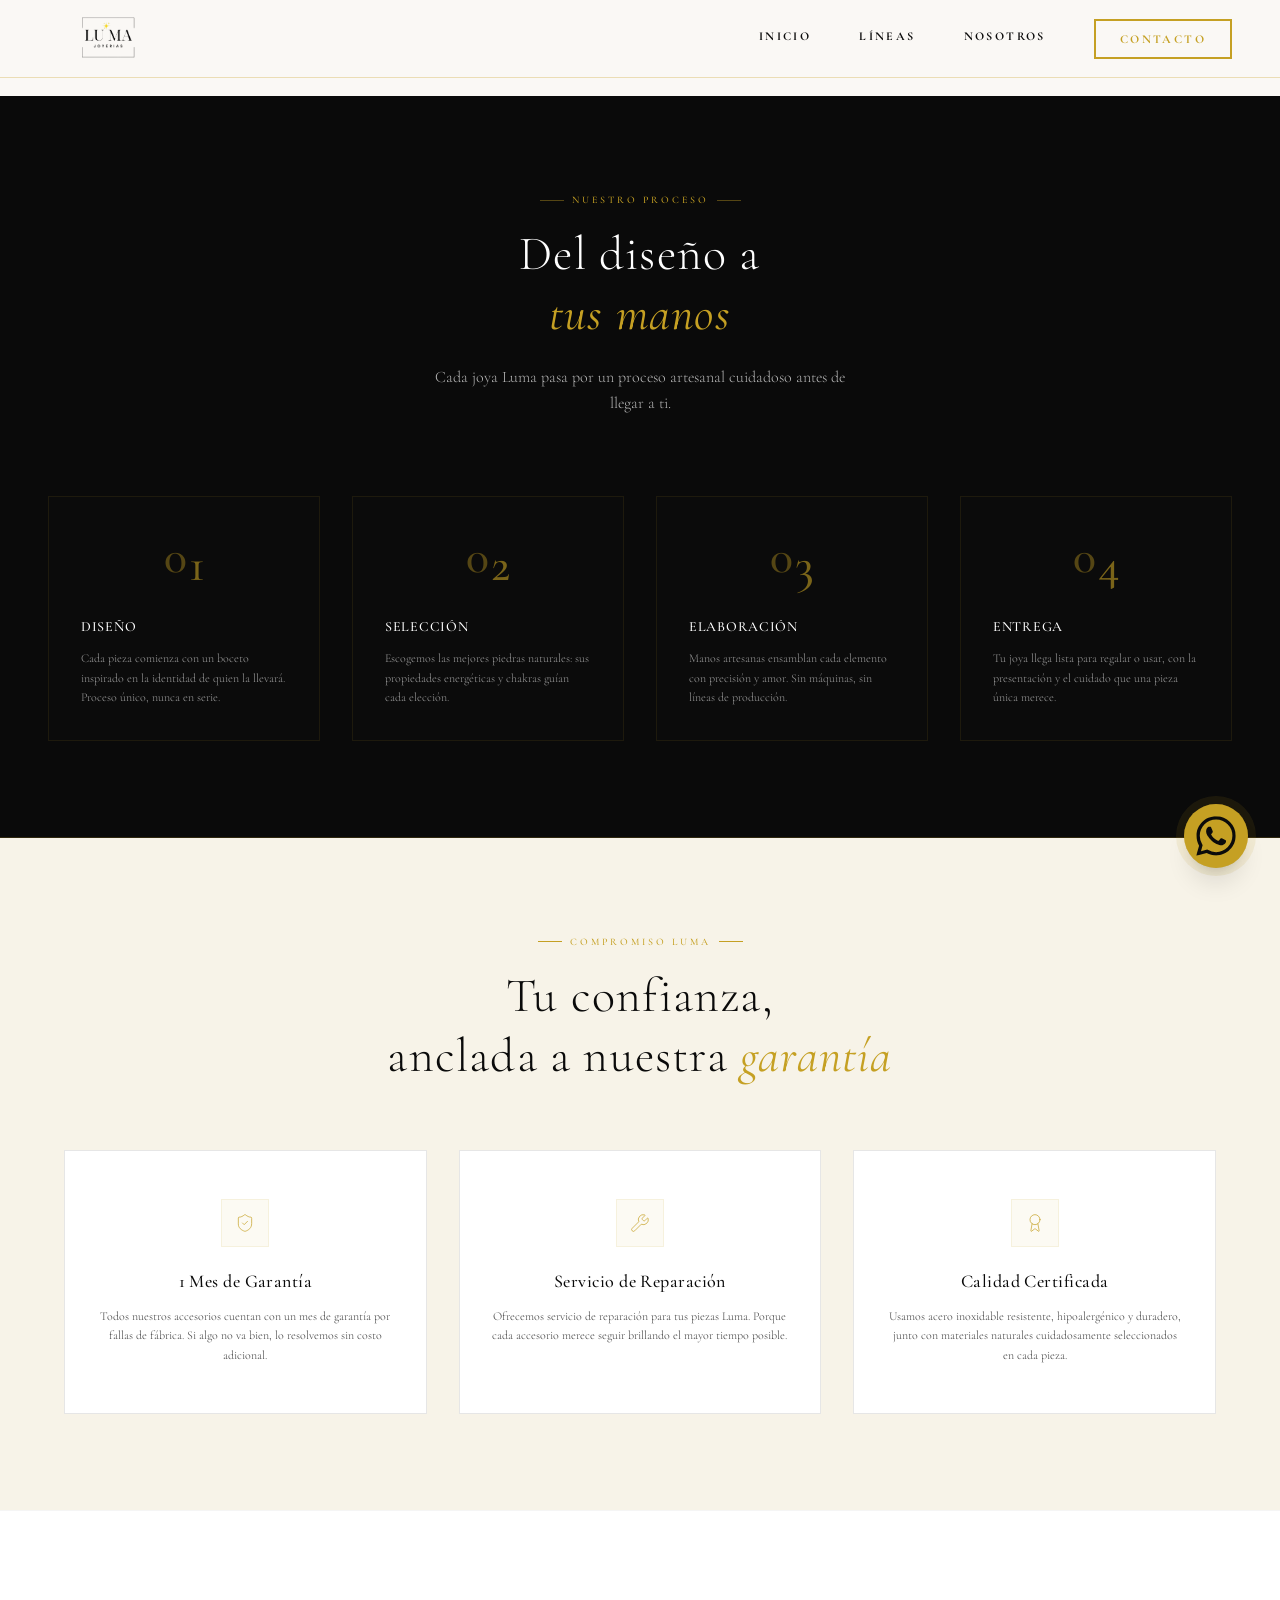
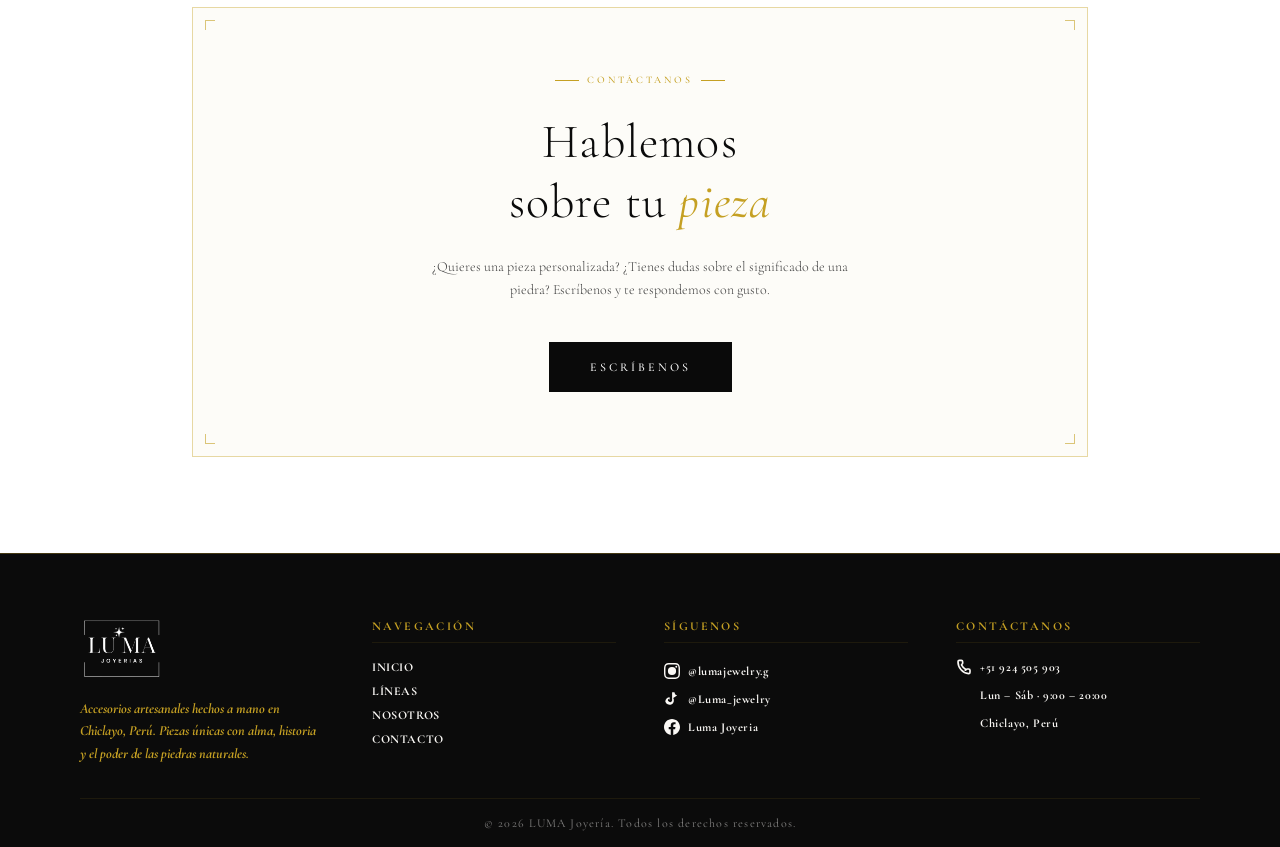
<file: luma-joyeria-estatico/contacto.html>
<!DOCTYPE html>
<html lang="es" class="bg-cream">
<head>
  <meta charset="UTF-8">
  <meta name="viewport" content="width=device-width, initial-scale=1">
  <meta name="theme-color" content="#FAF8F5">
  <title>LUMA Joyería | Accesorios Artesanales Únicos</title>
  <meta name="description" content="Joyas artesanales con piedras naturales energéticas creadas en Lambayeque, Perú. Cada pieza única con intención y significado.">
  <link rel="icon" href="images/icon.svg" type="image/svg+xml">
  <link rel="apple-touch-icon" href="images/apple-icon.png">
  <link rel="stylesheet" href="css/styles.css">
</head>
<body class="antialiased" data-page="contacto">

  <header class="fixed top-0 left-0 right-0 bg-cream border-b border-gold/30 z-50">
    <div class="max-w-[95%] mx-auto px-4 py-4 flex items-center justify-between">

      <!-- ================= VISTA MÓVIL (BOTÓN MENÚ IZQUIERDO) ================= -->
      <button id="menu-toggle-btn" class="md:hidden text-black hover:text-gold transition-colors z-50 p-1" aria-label="Abrir menú">
        <svg id="icon-menu" class="w-6 h-6 stroke-[1.5]" viewBox="0 0 24 24" fill="none" stroke="currentColor" stroke-width="2" stroke-linecap="round" stroke-linejoin="round"><path d="M4 5h16"/><path d="M4 12h16"/><path d="M4 19h16"/></svg>
        <svg id="icon-close" class="w-6 h-6 stroke-[1.5] hidden" viewBox="0 0 24 24" fill="none" stroke="currentColor" stroke-width="2" stroke-linecap="round" stroke-linejoin="round"><path d="M18 6 6 18"/><path d="m6 6 12 12"/></svg>
      </button>

      <!-- BLOQUE DEL LOGO -->
      <a href="index.html" class="flex items-center transition-opacity hover:opacity-80 mx-auto md:mx-0">
        <div class="w-[100px] md:w-[120px] h-[40px] md:h-[45px] flex items-center">
          <img src="images/logo.png" alt="Luma Joyería" class="w-full h-full object-contain">
        </div>
      </a>

      <!-- ================= MENÚ DE NAVEGACIÓN DESKTOP ================= -->
      <nav class="hidden md:flex items-center gap-12">
        <a href="index.html" data-nav="inicio" class="nav-link font-serif tracking-[0.2em] uppercase transition-all text-xs pb-1 border-b-2 font-bold text-black border-transparent hover:text-gold hover:border-gold/50">Inicio</a>
        <a href="lineas.html" data-nav="lineas" class="nav-link font-serif tracking-[0.2em] uppercase transition-all text-xs pb-1 border-b-2 font-bold text-black border-transparent hover:text-gold hover:border-gold/50">Líneas</a>
        <a href="nosotros.html" data-nav="nosotros" class="nav-link font-serif tracking-[0.2em] uppercase transition-all text-xs pb-1 border-b-2 font-bold text-black border-transparent hover:text-gold hover:border-gold/50">Nosotros</a>

        <!-- BOTÓN DE CONTACTO EXCLUSIVO PARA DESKTOP -->
        <a href="contacto.html" class="px-6 py-2.5 bg-transparent text-gold border-2 border-gold font-serif text-xs tracking-[0.2em] hover:bg-gold hover:text-white transition-all rounded-none uppercase text-center font-bold">
          Contacto
        </a>
      </nav>

      <!-- Espaciador invisible en móvil para equilibrar el botón de la izquierda -->
      <div class="w-8 md:hidden pointer-events-none"></div>

    </div>
  </header>

  <!-- ============================================================== -->
  <!-- BARRITA DE NAVEGACIÓN LATERAL IZQUIERDA (SOLO MÓVIL) -->
  <!-- ============================================================== -->
  <div id="menu-overlay" class="fixed inset-0 bg-black/40 backdrop-blur-xs z-40 transition-opacity duration-300 md:hidden opacity-0 pointer-events-none"></div>

  <aside id="menu-aside" class="fixed top-0 bottom-0 left-0 w-[260px] max-w-[80vw] bg-cream border-r border-gold/20 pt-24 px-6 pb-8 z-40 transition-transform duration-300 ease-out md:hidden -translate-x-full">
    <nav class="flex flex-col gap-6">
      <a href="index.html" data-nav="inicio" class="nav-link-mobile font-serif tracking-[0.2em] uppercase transition-all text-xs py-2 block font-bold text-black hover:text-gold">Inicio</a>
      <a href="lineas.html" data-nav="lineas" class="nav-link-mobile font-serif tracking-[0.2em] uppercase transition-all text-xs py-2 block font-bold text-black hover:text-gold">Líneas</a>
      <a href="nosotros.html" data-nav="nosotros" class="nav-link-mobile font-serif tracking-[0.2em] uppercase transition-all text-xs py-2 block font-bold text-black hover:text-gold">Nosotros</a>

      <!-- BOTÓN DE CONTACTO MANTENIENDO EL FORMATO DE BOTÓN -->
      <div class="pt-4">
        <a href="contacto.html" class="w-full block px-6 py-3 bg-transparent text-gold border-2 border-gold font-serif text-xs tracking-[0.2em] hover:bg-gold hover:text-white transition-all rounded-none uppercase text-center font-bold">
          Contacto
        </a>
      </div>
    </nav>
  </aside>

  <main class="min-h-screen pt-24">
    <div class="w-full min-h-screen bg-[#f7f3e8] overflow-x-hidden">

      <!-- ============================================================== -->
      <!-- 1. SECCIÓN PRINCIPAL: PROCESO -->
      <!-- ============================================================== -->
      <section class="bg-neutral-950 text-[#f7f3e8] py-12 md:py-24 border-b border-gold/20 w-full px-4 sm:px-6 md:px-12">
        <div class="max-w-7xl mx-auto text-center">

          <div class="flex items-center gap-2 mb-4 justify-center">
            <span class="w-6 h-[1px] bg-gold/40"></span>
            <span class="text-[10px] font-medium tracking-[0.3em] text-gold uppercase">Nuestro Proceso</span>
            <span class="w-6 h-[1px] bg-gold/40"></span>
          </div>

          <h2 class="text-3xl md:text-5xl font-serif font-light text-center mb-4 md:mb-5 tracking-wide text-white leading-tight">
            Del diseño a <br>
            <span class="text-gold italic font-serif font-normal">tus manos</span>
          </h2>

          <p class="text-center text-sm md:text-base font-light mb-12 md:mb-20 text-white/70 max-w-md mx-auto leading-relaxed px-2">
            Cada joya Luma pasa por un proceso artesanal cuidadoso antes de llegar a ti.
          </p>

          <!-- RECUADROS DEL PROCESO -->
          <div class="grid grid-cols-1 sm:grid-cols-2 md:grid-cols-4 gap-6 md:gap-8 text-center md:text-left">

            <div class="group border border-gold/10 bg-black p-6 md:p-8 transition-all duration-500 hover:border-gold/30 hover:shadow-[0_0_30px_rgba(212,175,55,0.1)] flex flex-col justify-between">
              <div class="flex justify-center md:justify-center items-center h-14 md:h-16 mb-5 md:mb-6 select-none font-medium gap-0.5 leading-none" style="font-family: 'Playfair Display', serif;">
                <span class="text-4xl md:text-5xl text-gold/40 -translate-y-1 group-hover:text-gold transition-colors duration-500">0</span>
                <span class="text-4xl md:text-5xl text-gold/60 translate-y-1 group-hover:text-gold transition-colors duration-500">1</span>
              </div>
              <div>
                <h3 class="text-sm font-serif font-medium uppercase tracking-wider text-white mb-3 group-hover:text-gold transition-colors duration-300">Diseño</h3>
                <p class="text-xs font-light text-white/60 leading-relaxed max-w-xs mx-auto md:mx-0">
                  Cada pieza comienza con un boceto inspirado en la identidad de quien la llevará. Proceso único, nunca en serie.
                </p>
              </div>
            </div>

            <div class="group border border-gold/10 bg-black p-6 md:p-8 transition-all duration-500 hover:border-gold/30 hover:shadow-[0_0_30px_rgba(212,175,55,0.1)] flex flex-col justify-between">
              <div class="flex justify-center md:justify-center items-center h-14 md:h-16 mb-5 md:mb-6 select-none font-medium gap-0.5 leading-none" style="font-family: 'Playfair Display', serif;">
                <span class="text-4xl md:text-5xl text-gold/40 -translate-y-1 group-hover:text-gold transition-colors duration-500">0</span>
                <span class="text-4xl md:text-5xl text-gold/60 translate-y-1 group-hover:text-gold transition-colors duration-500">2</span>
              </div>
              <div>
                <h3 class="text-sm font-serif font-medium uppercase tracking-wider text-white mb-3 group-hover:text-gold transition-colors duration-300">Selección</h3>
                <p class="text-xs font-light text-white/60 leading-relaxed max-w-xs mx-auto md:mx-0">
                  Escogemos las mejores piedras naturales: sus propiedades energéticas y chakras guían cada elección.
                </p>
              </div>
            </div>

            <div class="group border border-gold/10 bg-black p-6 md:p-8 transition-all duration-500 hover:border-gold/30 hover:shadow-[0_0_30px_rgba(212,175,55,0.1)] flex flex-col justify-between">
              <div class="flex justify-center md:justify-center items-center h-14 md:h-16 mb-5 md:mb-6 select-none font-medium gap-0.5 leading-none" style="font-family: 'Playfair Display', serif;">
                <span class="text-4xl md:text-5xl text-gold/40 -translate-y-1 group-hover:text-gold transition-colors duration-500">0</span>
                <span class="text-4xl md:text-5xl text-gold/60 translate-y-1 group-hover:text-gold transition-colors duration-500">3</span>
              </div>
              <div>
                <h3 class="text-sm font-serif font-medium uppercase tracking-wider text-white mb-3 group-hover:text-gold transition-colors duration-300">Elaboración</h3>
                <p class="text-xs font-light text-white/60 leading-relaxed max-w-xs mx-auto md:mx-0">
                  Manos artesanas ensamblan cada elemento con precisión y amor. Sin máquinas, sin líneas de producción.
                </p>
              </div>
            </div>

            <div class="group border border-gold/10 bg-black p-6 md:p-8 transition-all duration-500 hover:border-gold/30 hover:shadow-[0_0_30px_rgba(212,175,55,0.1)] flex flex-col justify-between">
              <div class="flex justify-center md:justify-center items-center h-14 md:h-16 mb-5 md:mb-6 select-none font-medium gap-0.5 leading-none" style="font-family: 'Playfair Display', serif;">
                <span class="text-4xl md:text-5xl text-gold/40 -translate-y-1 group-hover:text-gold transition-colors duration-500">0</span>
                <span class="text-4xl md:text-5xl text-gold/60 translate-y-1 group-hover:text-gold transition-colors duration-500">4</span>
              </div>
              <div>
                <h3 class="text-sm font-serif font-medium uppercase tracking-wider text-white mb-3 group-hover:text-gold transition-colors duration-300">Entrega</h3>
                <p class="text-xs font-light text-white/60 leading-relaxed max-w-xs mx-auto md:mx-0">
                  Tu joya llega lista para regalar o usar, con la presentación y el cuidado que una pieza única merece.
                </p>
              </div>
            </div>

          </div>

        </div>
      </section>

      <!-- ============================================================== -->
      <!-- 2. BLOQUE GARANTÍA -->
      <!-- ============================================================== -->
      <section class="bg-[#f7f3e8] py-12 md:py-24 w-full px-4 sm:px-6 md:px-12">
        <div class="max-w-7xl mx-auto text-center">

          <div class="flex items-center gap-2 mb-4 justify-center">
            <span class="w-6 h-[1px] bg-gold"></span>
            <span class="text-[10px] font-medium tracking-[0.3em] text-gold uppercase">Compromiso Luma</span>
            <span class="w-6 h-[1px] bg-gold"></span>
          </div>

          <h2 class="text-3xl md:text-5xl font-serif font-light text-neutral-950 tracking-wide mb-10 md:mb-16 leading-tight">
            Tu confianza, <br>
            anclada a nuestra <span class="text-gold italic font-serif font-normal">garantía</span>
          </h2>

          <!-- RECUADROS DE GARANTÍA -->
          <div class="grid grid-cols-1 md:grid-cols-3 gap-5 lg:gap-8 text-center max-w-6xl mx-auto">

            <!-- Garantía 1 -->
            <div class="group border border-neutral-950/10 bg-white p-6 md:p-8 md:py-12 transition-all duration-500 hover:-translate-y-1 hover:border-gold/40 hover:shadow-lg rounded-none flex flex-col items-center">
              <div class="w-11 h-11 md:w-12 md:h-12 bg-gold/5 text-gold/70 mb-4 md:mb-5 flex items-center justify-center border border-gold/10 transition-all duration-500 group-hover:text-gold group-hover:bg-gold/10">
                <svg class="w-5 h-5 stroke-[1.2]" viewBox="0 0 24 24" fill="none" stroke="currentColor" stroke-linecap="round" stroke-linejoin="round"><path d="M20 13c0 5-3.5 7.5-7.66 8.95a1 1 0 0 1-.67-.01C7.5 20.5 4 18 4 13V6a1 1 0 0 1 1-1c2 0 4.5-1.2 6.24-2.72a1.17 1.17 0 0 1 1.52 0C14.51 3.81 17 5 19 5a1 1 0 0 1 1 1z"/><path d="m9 12 2 2 4-4"/></svg>
              </div>
              <h3 class="text-lg font-serif font-medium text-neutral-950 mb-2.5 md:mb-3 tracking-wide group-hover:text-gold transition-colors">1 Mes de Garantía</h3>
              <p class="text-xs font-light text-neutral-700 leading-relaxed max-w-xs">
                Todos nuestros accesorios cuentan con un mes de garantía por fallas de fábrica. Si algo no va bien, lo resolvemos sin costo adicional.
              </p>
            </div>

            <!-- Garantía 2 -->
            <div class="group border border-neutral-950/10 bg-white p-6 md:p-8 md:py-12 transition-all duration-500 hover:-translate-y-1 hover:border-gold/40 hover:shadow-lg rounded-none flex flex-col items-center">
              <div class="w-11 h-11 md:w-12 md:h-12 bg-gold/5 text-gold/70 mb-4 md:mb-5 flex items-center justify-center border border-gold/10 transition-all duration-500 group-hover:text-gold group-hover:bg-gold/10">
                <svg class="w-5 h-5 stroke-[1.2]" viewBox="0 0 24 24" fill="none" stroke="currentColor" stroke-linecap="round" stroke-linejoin="round"><path d="M14.7 6.3a1 1 0 0 0 0 1.4l1.6 1.6a1 1 0 0 0 1.4 0l3.106-3.105c.32-.322.863-.22.983.218a6 6 0 0 1-8.259 7.057l-7.91 7.91a1 1 0 0 1-2.999-3l7.91-7.91a6 6 0 0 1 7.057-8.259c.438.12.54.662.219.984z"/></svg>
              </div>
              <h3 class="text-lg font-serif font-medium text-neutral-950 mb-2.5 md:mb-3 tracking-wide group-hover:text-gold transition-colors">Servicio de Reparación</h3>
              <p class="text-xs font-light text-neutral-700 leading-relaxed max-w-xs">
                Ofrecemos servicio de reparación para tus piezas Luma. Porque cada accesorio merece seguir brillando el mayor tiempo posible.
              </p>
            </div>

            <!-- Garantía 3 -->
            <div class="group border border-neutral-950/10 bg-white p-6 md:p-8 md:py-12 transition-all duration-500 hover:-translate-y-1 hover:border-gold/40 hover:shadow-lg rounded-none flex flex-col items-center">
              <div class="w-11 h-11 md:w-12 md:h-12 bg-gold/5 text-gold/70 mb-4 md:mb-5 flex items-center justify-center border border-gold/10 transition-all duration-500 group-hover:text-gold group-hover:bg-gold/10">
                <svg class="w-5 h-5 stroke-[1.2]" viewBox="0 0 24 24" fill="none" stroke="currentColor" stroke-linecap="round" stroke-linejoin="round"><path d="m15.477 12.89 1.515 8.526a.5.5 0 0 1-.81.47l-3.58-2.687a1 1 0 0 0-1.197 0l-3.586 2.686a.5.5 0 0 1-.81-.469l1.514-8.526"/><circle cx="12" cy="8" r="6"/></svg>
              </div>
              <h3 class="text-lg font-serif font-medium text-neutral-950 mb-2.5 md:mb-3 tracking-wide group-hover:text-gold transition-colors">Calidad Certificada</h3>
              <p class="text-xs font-light text-neutral-700 leading-relaxed max-w-xs">
                Usamos acero inoxidable resistente, hipoalergénico y duradero, junto con materiales naturales cuidadosamente seleccionados en cada pieza.
              </p>
            </div>

          </div>
        </div>
      </section>

      <!-- ============================================================== -->
      <!-- 3. SECCIÓN FINAL: HABLEMOS SOBRE TU PIEZA -->
      <!-- ============================================================== -->
      <div class="bg-white py-12 md:py-24 w-full px-4 sm:px-6 md:px-12 border-t border-neutral-100">
        <div class="max-w-4xl mx-auto">

          <div class="border border-gold/40 p-6 sm:p-10 md:p-16 text-center bg-[#f7f3e8]/30 relative group transition-all duration-700 hover:border-gold hover:shadow-[0_0_35px_rgba(212,175,55,0.12)]">

            <div class="absolute top-3 left-3 w-2.5 h-2.5 border-t border-l border-gold/60"></div>
            <div class="absolute top-3 right-3 w-2.5 h-2.5 border-t border-r border-gold/60"></div>
            <div class="absolute bottom-3 left-3 w-2.5 h-2.5 border-b border-l border-gold/60"></div>
            <div class="absolute bottom-3 right-3 w-2.5 h-2.5 border-b border-r border-gold/60"></div>

            <div class="flex items-center gap-2 mb-5 md:mb-6 justify-center">
              <span class="w-6 h-[1px] bg-gold"></span>
              <span class="text-[10px] font-medium tracking-[0.3em] text-gold uppercase">Contáctanos</span>
              <span class="w-6 h-[1px] bg-gold"></span>
            </div>

            <h2 class="text-3xl md:text-5xl font-serif font-light text-neutral-950 leading-tight mb-5 md:mb-6 tracking-wide">
              Hablemos <br>
              sobre tu <span class="text-gold italic font-serif font-normal">pieza</span>
            </h2>

            <p class="text-sm font-light text-neutral-700 max-w-sm sm:max-w-md leading-relaxed mx-auto mb-8 md:mb-10 px-1">
              ¿Quieres una pieza personalizada? ¿Tienes dudas sobre el significado de una piedra? Escríbenos y te respondemos con gusto.
            </p>

            <a href="https://web.whatsapp.com/" target="_blank" rel="noopener noreferrer" class="inline-block border border-neutral-950 bg-neutral-950 text-white text-xs tracking-[0.25em] uppercase font-medium px-8 md:px-10 py-3.5 md:py-4 transition-all duration-500 hover:bg-transparent hover:text-neutral-950 hover:border-gold hover:shadow-[0_5px_20px_rgba(212,175,55,0.15)]">
              Escríbenos
            </a>

          </div>

        </div>
      </div>

    </div>
  </main>

  <footer class="bg-black text-cream border-t border-gold/30 w-full">
    <div class="mx-auto max-w-[95%] px-6 pt-16 pb-0 md:px-12">

      <!-- DESKTOP: 4 columnas distribuidas a lo ancho -->
      <div class="hidden grid-cols-4 gap-12 md:grid items-start text-left">

        <!-- COLUMNA 1: Logo grande + Descripción abajo -->
        <div class="flex flex-col items-start gap-4">
          <div class="relative block w-36 h-16 shrink-0 brightness-0 invert">
            <img src="images/logo.png" alt="Luma Joyería Logo" class="w-full h-full object-contain object-left">
          </div>
          <p class="text-sm font-bold leading-relaxed text-gold italic">
            Accesorios artesanales hechos a mano en Chiclayo, Perú. Piezas únicas con alma, historia y el poder de las piedras naturales.
          </p>
        </div>

        <!-- COLUMNA 2: Navegación -->
        <div>
          <h4 class="mb-4 font-serif text-xs font-bold tracking-[0.2em] text-gold uppercase border-b border-gold/10 pb-2 text-left">Navegación</h4>
          <ul class="space-y-2 font-bold">
            <li><a href="index.html" class="text-xs font-serif tracking-wider uppercase text-cream hover:text-gold transition-colors block">Inicio</a></li>
            <li><a href="lineas.html" class="text-xs font-serif tracking-wider uppercase text-cream hover:text-gold transition-colors block">Líneas</a></li>
            <li><a href="nosotros.html" class="text-xs font-serif tracking-wider uppercase text-cream hover:text-gold transition-colors block">Nosotros</a></li>
            <li><a href="contacto.html" class="text-xs font-serif tracking-wider uppercase text-cream hover:text-gold transition-colors block">Contacto</a></li>
          </ul>
        </div>

        <!-- COLUMNA 3: Síguenos -->
        <div>
          <h4 class="mb-4 font-serif text-xs font-bold tracking-[0.2em] text-gold uppercase border-b border-gold/10 pb-2 text-left">Síguenos</h4>
          <div class="flex flex-col gap-3 pt-1 font-bold">
            <a href="https://instagram.com/lumajewelry.g" target="_blank" rel="noopener noreferrer" class="flex items-center gap-2 text-xs font-serif tracking-wider text-cream hover:text-gold transition-colors">
              <svg class="w-4 h-4 shrink-0" viewBox="0 0 24 24" fill="currentColor"><path d="M12 2.163c3.204 0 3.584.012 4.85.07 3.252.148 4.771 1.691 4.919 4.919.058 1.266.069 1.646.069 4.85 0 3.204-.012 3.584-.07 4.85-.149 3.225-1.664 4.771-4.919 4.919-1.266.058-1.644.07-4.85.07-3.204 0-3.584-.012-4.849-.07-3.26-.149-4.771-1.699-4.919-4.92-.058-1.265-.07-1.644-.07-4.849 0-3.204.013-3.583.07-4.849.149-3.227 1.664-4.771 4.919-4.919 1.266-.057 1.645-.069 4.849-.069zm0-2.163c-3.259 0-3.667.014-4.947.072-4.358.2-6.78 2.618-6.98 6.98-.059 1.281-.073 1.689-.073 4.948 0 3.259.014 3.668.072 4.948.2 4.358 2.618 6.78 6.98 6.98 1.281.058 1.689.072 4.948.072 3.259 0 3.668-.014 4.948-.072 4.354-.2 6.782-2.618 6.979-6.98.059-1.28.073-1.689.073-4.948 0-3.259-.014-3.667-.072-4.947-.196-4.354-2.617-6.78-6.979-6.98-1.281-.059-1.69-.073-4.949-.073zM5.838 12a6.162 6.162 0 1 1 12.324 0 6.162 6.162 0 0 1-12.324 0zM12 16a4 4 0 1 1 0-8 4 4 0 0 1 0 8zm4.965-10.322a1.44 1.44 0 1 1 2.881.001 1.44 1.44 0 0 1-2.881-.001z"/></svg>
              <span>@lumajewelry.g</span>
            </a>
            <a href="https://tiktok.com/@Luma_jewelry" target="_blank" rel="noopener noreferrer" class="flex items-center gap-2 text-xs font-serif tracking-wider text-cream hover:text-gold transition-colors">
              <svg class="w-4 h-4 shrink-0" viewBox="0 0 24 24" fill="currentColor"><path d="M19.59 6.69a4.83 4.83 0 0 1-3.77-4.25V2h-3.68v12.7a2.85 2.85 0 1 1-5.92-2.86 2.89 2.89 0 0 1 2.31 1.39V9.4a6.53 6.53 0 0 0-6.59 6.5 6.59 6.59 0 1 0 11.91-5.33z"/></svg>
              <span>@Luma_jewelry</span>
            </a>
            <a href="https://facebook.com/Luma Joyeria" target="_blank" rel="noopener noreferrer" class="flex items-center gap-2 text-xs font-serif tracking-wider text-cream hover:text-gold transition-colors">
              <svg class="w-4 h-4 shrink-0" viewBox="0 0 24 24" fill="currentColor"><path d="M24 12.073c0-6.627-5.373-12-12-12s-12 5.373-12 12c0 5.99 4.388 10.954 10.125 11.854v-8.385H7.078v-3.47h3.047V9.43c0-3.007 1.792-4.669 4.533-4.669 1.312 0 2.686.235 2.686.235v2.953H15.83c-1.491 0-1.956.925-1.956 1.874v2.25h3.328l-.532 3.47h-2.796v8.385C19.612 23.027 24 18.062 24 12.073z"/></svg>
              <span>Luma Joyeria</span>
            </a>
          </div>
        </div>

        <!-- COLUMNA 4: Contáctanos + Horario e Ubicación -->
        <div>
          <h4 class="mb-4 font-serif text-xs font-bold tracking-[0.2em] text-gold uppercase border-b border-gold/10 pb-2 text-left">Contáctanos</h4>
          <div class="space-y-3 font-bold text-xs font-serif tracking-wider">
            <a href="https://wa.me/51924505903" target="_blank" rel="noopener noreferrer" class="flex items-center gap-2 uppercase text-cream hover:text-gold transition-colors block">
              <svg class="w-4 h-4 shrink-0" viewBox="0 0 24 24" fill="none" stroke="currentColor" stroke-width="2.5" stroke-linecap="round" stroke-linejoin="round"><path d="M13.832 16.568a1 1 0 0 0 1.213-.303l.355-.465A2 2 0 0 1 16.985 15H19a2 2 0 0 1 2 2v3a2 2 0 0 1-2 2A18 18 0 0 1 3 4a2 2 0 0 1 2-2h3a2 2 0 0 1 2 2v2.015a2 2 0 0 1-.8 1.6l-.468.351a1 1 0 0 0-.292 1.233 14 14 0 0 0 6.392 6.384"/></svg>
              <span>+51 924 505 903</span>
            </a>
            <p class="normal-case text-cream pl-6 cursor-default">Lun – Sáb · 9:00 – 20:00</p>
            <p class="normal-case text-cream pl-6 cursor-default">Chiclayo, Perú</p>
          </div>
        </div>
      </div>

      <!-- MOBILE: Adaptado con textos en negrita -->
      <div class="flex flex-col gap-10 md:hidden text-left">
        <!-- Nivel 1: Marca -->
        <div class="flex flex-col gap-4 border-b border-gold/10 pb-6">
          <div class="relative block w-36 h-16 shrink-0 brightness-0 invert">
            <img src="images/logo.png" alt="Luma Joyería Logo" class="w-full h-full object-contain">
          </div>
          <p class="text-xs font-bold leading-relaxed text-gold italic">Accesorios artesanales hechos a mano en Chiclayo, Perú. Piezas únicas con alma, historia y el poder de las piedras naturales.</p>
        </div>

        <!-- Nivel 2: Dos columnas simétricas -->
        <div class="grid grid-cols-2 gap-6">
          <div>
            <h4 class="mb-4 font-serif text-xs font-bold tracking-[0.2em] text-gold uppercase border-b border-gold/10 pb-2 text-left">Navegación</h4>
            <ul class="space-y-2 font-bold">
              <li><a href="index.html" class="text-xs font-serif tracking-wider uppercase text-cream hover:text-gold transition-colors block">Inicio</a></li>
              <li><a href="lineas.html" class="text-xs font-serif tracking-wider uppercase text-cream hover:text-gold transition-colors block">Líneas</a></li>
              <li><a href="nosotros.html" class="text-xs font-serif tracking-wider uppercase text-cream hover:text-gold transition-colors block">Nosotros</a></li>
              <li><a href="contacto.html" class="text-xs font-serif tracking-wider uppercase text-cream hover:text-gold transition-colors block">Contacto</a></li>
            </ul>
          </div>
          <div>
            <h4 class="mb-4 font-serif text-xs font-bold tracking-[0.2em] text-gold uppercase border-b border-gold/10 pb-2 text-left">Síguenos</h4>
            <div class="flex flex-col gap-3 pt-1 font-bold">
              <a href="https://instagram.com/lumajewelry.g" target="_blank" rel="noopener noreferrer" class="flex items-center gap-2 text-xs font-serif tracking-wider text-cream hover:text-gold transition-colors">
                <svg class="w-4 h-4 shrink-0" viewBox="0 0 24 24" fill="currentColor"><path d="M12 2.163c3.204 0 3.584.012 4.85.07 3.252.148 4.771 1.691 4.919 4.919.058 1.266.069 1.646.069 4.85 0 3.204-.012 3.584-.07 4.85-.149 3.225-1.664 4.771-4.919 4.919-1.266.058-1.644.07-4.85.07-3.204 0-3.584-.012-4.849-.07-3.26-.149-4.771-1.699-4.919-4.92-.058-1.265-.07-1.644-.07-4.849 0-3.204.013-3.583.07-4.849.149-3.227 1.664-4.771 4.919-4.919 1.266-.057 1.645-.069 4.849-.069zm0-2.163c-3.259 0-3.667.014-4.947.072-4.358.2-6.78 2.618-6.98 6.98-.059 1.281-.073 1.689-.073 4.948 0 3.259.014 3.668.072 4.948.2 4.358 2.618 6.78 6.98 6.98 1.281.058 1.689.072 4.948.072 3.259 0 3.668-.014 4.948-.072 4.354-.2 6.782-2.618 6.979-6.98.059-1.28.073-1.689.073-4.948 0-3.259-.014-3.667-.072-4.947-.196-4.354-2.617-6.78-6.979-6.98-1.281-.059-1.69-.073-4.949-.073zM5.838 12a6.162 6.162 0 1 1 12.324 0 6.162 6.162 0 0 1-12.324 0zM12 16a4 4 0 1 1 0-8 4 4 0 0 1 0 8zm4.965-10.322a1.44 1.44 0 1 1 2.881.001 1.44 1.44 0 0 1-2.881-.001z"/></svg>
                <span>@lumajewelry.g</span>
              </a>
              <a href="https://tiktok.com/@Luma_jewelry" target="_blank" rel="noopener noreferrer" class="flex items-center gap-2 text-xs font-serif tracking-wider text-cream hover:text-gold transition-colors">
                <svg class="w-4 h-4 shrink-0" viewBox="0 0 24 24" fill="currentColor"><path d="M19.59 6.69a4.83 4.83 0 0 1-3.77-4.25V2h-3.68v12.7a2.85 2.85 0 1 1-5.92-2.86 2.89 2.89 0 0 1 2.31 1.39V9.4a6.53 6.53 0 0 0-6.59 6.5 6.59 6.59 0 1 0 11.91-5.33z"/></svg>
                <span>@Luma_jewelry</span>
              </a>
              <a href="https://facebook.com/Luma Joyeria" target="_blank" rel="noopener noreferrer" class="flex items-center gap-2 text-xs font-serif tracking-wider text-cream hover:text-gold transition-colors">
                <svg class="w-4 h-4 shrink-0" viewBox="0 0 24 24" fill="currentColor"><path d="M24 12.073c0-6.627-5.373-12-12-12s-12 5.373-12 12c0 5.99 4.388 10.954 10.125 11.854v-8.385H7.078v-3.47h3.047V9.43c0-3.007 1.792-4.669 4.533-4.669 1.312 0 2.686.235 2.686.235v2.953H15.83c-1.491 0-1.956.925-1.956 1.874v2.25h3.328l-.532 3.47h-2.796v8.385C19.612 23.027 24 18.062 24 12.073z"/></svg>
                <span>Luma Joyeria</span>
              </a>
            </div>
          </div>
        </div>

        <!-- Nivel 3 Móvil: Contáctanos -->
        <div class="border-t border-gold/10 pt-6">
          <h4 class="mb-4 font-serif text-xs font-bold tracking-[0.2em] text-gold uppercase border-b border-gold/10 pb-2 text-left">Contáctanos</h4>
          <div class="space-y-3 font-bold text-xs font-serif tracking-wider">
            <a href="https://wa.me/51924505903" target="_blank" rel="noopener noreferrer" class="flex items-center gap-2 uppercase text-cream hover:text-gold transition-colors block">
              <svg class="w-4 h-4 shrink-0" viewBox="0 0 24 24" fill="none" stroke="currentColor" stroke-width="2.5" stroke-linecap="round" stroke-linejoin="round"><path d="M13.832 16.568a1 1 0 0 0 1.213-.303l.355-.465A2 2 0 0 1 16.985 15H19a2 2 0 0 1 2 2v3a2 2 0 0 1-2 2A18 18 0 0 1 3 4a2 2 0 0 1 2-2h3a2 2 0 0 1 2 2v2.015a2 2 0 0 1-.8 1.6l-.468.351a1 1 0 0 0-.292 1.233 14 14 0 0 0 6.392 6.384"/></svg>
              <span>+51 924 505 903</span>
            </a>
            <p class="normal-case text-cream pl-6">Lun – Sáb · 9:00 – 20:00</p>
            <p class="normal-case text-cream pl-6">Lambayeque, Perú</p>
          </div>
        </div>
      </div>

      <!-- Copyright -->
      <div class="mt-8 border-t border-gold/10 pt-4 pb-4 text-center text-xs tracking-widest font-serif font-normal text-cream/50">
        © <span id="copyright-year"></span> LUMA Joyería. Todos los derechos reservados.
      </div>
    </div>
  </footer>

  <div class="fixed bottom-8 right-8 z-40 flex items-center justify-center">
    <span class="absolute inline-flex h-16 w-16 animate-ping rounded-full bg-gold/40 opacity-75 duration-1000"></span>
    <span class="absolute inline-flex h-20 w-20 animate-pulse rounded-full bg-gold/10 duration-700"></span>
    <a
      href="https://wa.me/51924505903"
      target="_blank"
      rel="noopener noreferrer"
      class="relative w-16 h-16 bg-gold text-black rounded-full flex items-center justify-center transition-all duration-500 hover:bg-black hover:text-gold hover:scale-110 hover:shadow-[0_0_30px_rgba(212,175,55,0.7)] shadow-xl group overflow-hidden"
      aria-label="Contactar por WhatsApp"
    >
      <span class="absolute inset-0 w-full h-full bg-gradient-to-r from-transparent via-white/30 to-transparent -translate-x-full group-hover:animate-[shimmer_1.5s_infinite]"></span>
      <div class="transition-transform duration-500 group-hover:rotate-[360deg] scale-110 flex items-center justify-center">
        <svg class="w-9 h-9 fill-current transition-colors duration-500 text-black group-hover:text-gold" viewBox="0 0 24 24" xmlns="http://www.w3.org/2000/svg">
          <path d="M17.472 14.382c-.297-.149-1.758-.867-2.03-.967-.273-.099-.471-.148-.67.15-.197.297-.767.966-.94 1.164-.173.199-.347.223-.644.075-.297-.15-1.255-.463-2.39-1.475-.883-.788-1.48-1.761-1.653-2.059-.173-.297-.018-.458.13-.606.134-.133.298-.347.446-.52.149-.174.198-.298.298-.497.099-.198.05-.371-.025-.52-.075-.149-.669-1.612-.916-2.207-.242-.579-.487-.5-.669-.51-.173-.008-.371-.01-.57-.01-.198 0-.52.074-.792.372-.272.297-1.04 1.016-1.04 2.479 0 1.462 1.065 2.875 1.213 3.074.149.198 2.096 3.2 5.077 4.487.709.306 1.262.489 1.694.625.712.227 1.36.195 1.871.118.571-.085 1.758-.719 2.006-1.413.248-.694.248-1.289.173-1.413-.074-.124-.272-.198-.57-.347m-5.421 7.403h-.004a9.87 9.87 0 01-5.031-1.378l-.361-.214-3.741.982.998-3.648-.235-.374a9.86 9.86 0 01-1.51-5.26c.001-5.45 4.436-9.884 9.888-9.884 2.64 0 5.122 1.03 6.988 2.898a9.825 9.825 0 012.893 6.994c-.003 5.45-4.437 9.884-9.885 9.884m8.413-18.297A11.815 11.815 0 0012.05 0C5.495 0 .16 5.335.157 11.892c0 2.096.547 4.142 1.588 5.945L0 24l6.335-1.662c1.746.953 3.71 1.454 5.709 1.455h.005c6.554 0 11.89-5.335 11.893-11.893a11.821 11.821 0 00-3.48-8.413z"/>
        </svg>
      </div>
    </a>
  </div>

  <script src="js/common.js"></script>
</body>
</html>
</file>
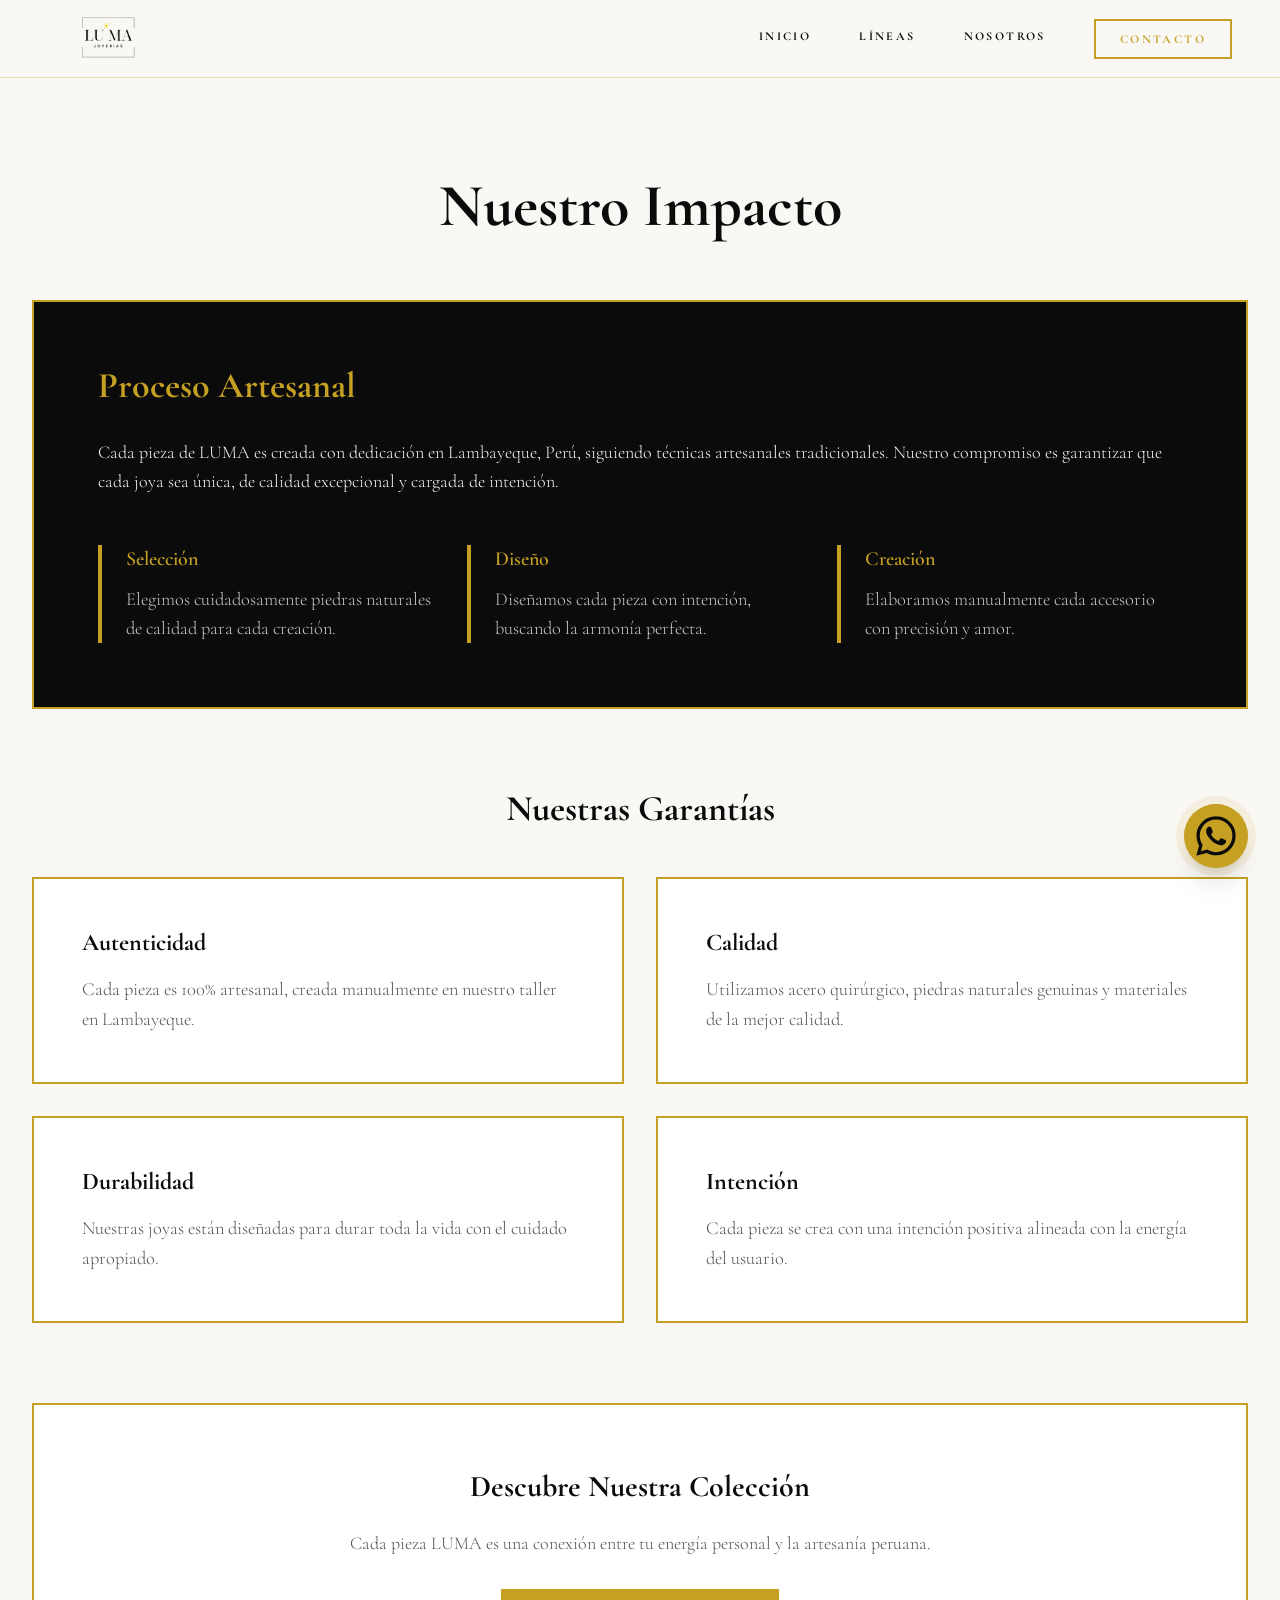
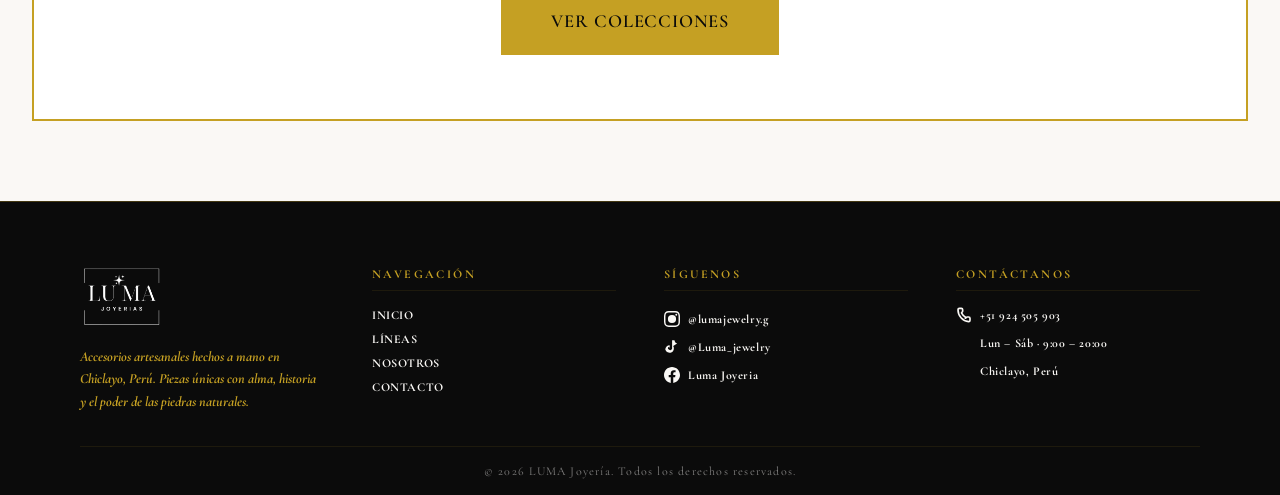
<file: luma-joyeria-estatico/impacto.html>
<!DOCTYPE html>
<html lang="es" class="bg-cream">
<head>
  <meta charset="UTF-8">
  <meta name="viewport" content="width=device-width, initial-scale=1">
  <meta name="theme-color" content="#FAF8F5">
  <title>LUMA Joyería | Accesorios Artesanales Únicos</title>
  <meta name="description" content="Joyas artesanales con piedras naturales energéticas creadas en Lambayeque, Perú. Cada pieza única con intención y significado.">
  <link rel="icon" href="images/icon.svg" type="image/svg+xml">
  <link rel="apple-touch-icon" href="images/apple-icon.png">
  <link rel="stylesheet" href="css/styles.css">
</head>
<body class="antialiased" data-page="impacto">

  <header class="fixed top-0 left-0 right-0 bg-cream border-b border-gold/30 z-50">
    <div class="max-w-[95%] mx-auto px-4 py-4 flex items-center justify-between">

      <!-- ================= VISTA MÓVIL (BOTÓN MENÚ IZQUIERDO) ================= -->
      <button id="menu-toggle-btn" class="md:hidden text-black hover:text-gold transition-colors z-50 p-1" aria-label="Abrir menú">
        <svg id="icon-menu" class="w-6 h-6 stroke-[1.5]" viewBox="0 0 24 24" fill="none" stroke="currentColor" stroke-width="2" stroke-linecap="round" stroke-linejoin="round"><path d="M4 5h16"/><path d="M4 12h16"/><path d="M4 19h16"/></svg>
        <svg id="icon-close" class="w-6 h-6 stroke-[1.5] hidden" viewBox="0 0 24 24" fill="none" stroke="currentColor" stroke-width="2" stroke-linecap="round" stroke-linejoin="round"><path d="M18 6 6 18"/><path d="m6 6 12 12"/></svg>
      </button>

      <!-- BLOQUE DEL LOGO -->
      <a href="index.html" class="flex items-center transition-opacity hover:opacity-80 mx-auto md:mx-0">
        <div class="w-[100px] md:w-[120px] h-[40px] md:h-[45px] flex items-center">
          <img src="images/logo.png" alt="Luma Joyería" class="w-full h-full object-contain">
        </div>
      </a>

      <!-- ================= MENÚ DE NAVEGACIÓN DESKTOP ================= -->
      <nav class="hidden md:flex items-center gap-12">
        <a href="index.html" data-nav="inicio" class="nav-link font-serif tracking-[0.2em] uppercase transition-all text-xs pb-1 border-b-2 font-bold text-black border-transparent hover:text-gold hover:border-gold/50">Inicio</a>
        <a href="lineas.html" data-nav="lineas" class="nav-link font-serif tracking-[0.2em] uppercase transition-all text-xs pb-1 border-b-2 font-bold text-black border-transparent hover:text-gold hover:border-gold/50">Líneas</a>
        <a href="nosotros.html" data-nav="nosotros" class="nav-link font-serif tracking-[0.2em] uppercase transition-all text-xs pb-1 border-b-2 font-bold text-black border-transparent hover:text-gold hover:border-gold/50">Nosotros</a>

        <!-- BOTÓN DE CONTACTO EXCLUSIVO PARA DESKTOP -->
        <a href="contacto.html" class="px-6 py-2.5 bg-transparent text-gold border-2 border-gold font-serif text-xs tracking-[0.2em] hover:bg-gold hover:text-white transition-all rounded-none uppercase text-center font-bold">
          Contacto
        </a>
      </nav>

      <!-- Espaciador invisible en móvil para equilibrar el botón de la izquierda -->
      <div class="w-8 md:hidden pointer-events-none"></div>

    </div>
  </header>

  <!-- ============================================================== -->
  <!-- BARRITA DE NAVEGACIÓN LATERAL IZQUIERDA (SOLO MÓVIL) -->
  <!-- ============================================================== -->
  <div id="menu-overlay" class="fixed inset-0 bg-black/40 backdrop-blur-xs z-40 transition-opacity duration-300 md:hidden opacity-0 pointer-events-none"></div>

  <aside id="menu-aside" class="fixed top-0 bottom-0 left-0 w-[260px] max-w-[80vw] bg-cream border-r border-gold/20 pt-24 px-6 pb-8 z-40 transition-transform duration-300 ease-out md:hidden -translate-x-full">
    <nav class="flex flex-col gap-6">
      <a href="index.html" data-nav="inicio" class="nav-link-mobile font-serif tracking-[0.2em] uppercase transition-all text-xs py-2 block font-bold text-black hover:text-gold">Inicio</a>
      <a href="lineas.html" data-nav="lineas" class="nav-link-mobile font-serif tracking-[0.2em] uppercase transition-all text-xs py-2 block font-bold text-black hover:text-gold">Líneas</a>
      <a href="nosotros.html" data-nav="nosotros" class="nav-link-mobile font-serif tracking-[0.2em] uppercase transition-all text-xs py-2 block font-bold text-black hover:text-gold">Nosotros</a>

      <!-- BOTÓN DE CONTACTO MANTENIENDO EL FORMATO DE BOTÓN -->
      <div class="pt-4">
        <a href="contacto.html" class="w-full block px-6 py-3 bg-transparent text-gold border-2 border-gold font-serif text-xs tracking-[0.2em] hover:bg-gold hover:text-white transition-all rounded-none uppercase text-center font-bold">
          Contacto
        </a>
      </div>
    </nav>
  </aside>

  <main class="min-h-screen pt-24">
    <div class="bg-cream min-h-screen">
      <div class="max-w-7xl mx-auto px-8 py-20">
        <h1 class="text-6xl font-serif font-bold text-black mb-16 text-center">Nuestro Impacto</h1>

        <!-- BLOQUE PROCESO -->
        <section class="bg-black text-cream p-16 mb-20 border-2 border-gold rounded-none">
          <h2 class="text-4xl font-serif font-bold text-gold mb-8">Proceso Artesanal</h2>
          <p class="text-lg font-light leading-relaxed mb-6">
            Cada pieza de LUMA es creada con dedicación en Lambayeque, Perú, siguiendo técnicas artesanales tradicionales. Nuestro compromiso es garantizar que cada joya sea única, de calidad excepcional y cargada de intención.
          </p>
          <div class="grid grid-cols-3 gap-6 mt-12">
            <div class="border-l-4 border-gold pl-6">
              <h3 class="text-xl font-semibold text-gold mb-3">Selección</h3>
              <p class="text-cream/80 font-light">Elegimos cuidadosamente piedras naturales de calidad para cada creación.</p>
            </div>
            <div class="border-l-4 border-gold pl-6">
              <h3 class="text-xl font-semibold text-gold mb-3">Diseño</h3>
              <p class="text-cream/80 font-light">Diseñamos cada pieza con intención, buscando la armonía perfecta.</p>
            </div>
            <div class="border-l-4 border-gold pl-6">
              <h3 class="text-xl font-semibold text-gold mb-3">Creación</h3>
              <p class="text-cream/80 font-light">Elaboramos manualmente cada accesorio con precisión y amor.</p>
            </div>
          </div>
        </section>

        <!-- GARANTÍAS -->
        <section class="mb-20">
          <h2 class="text-4xl font-serif font-bold text-black mb-12 text-center">Nuestras Garantías</h2>
          <div class="grid grid-cols-2 gap-8">
            <div class="bg-white border-2 border-gold p-12 rounded-none">
              <h3 class="text-2xl font-serif font-bold text-black mb-4">Autenticidad</h3>
              <p class="text-black/70 font-light">Cada pieza es 100% artesanal, creada manualmente en nuestro taller en Lambayeque.</p>
            </div>
            <div class="bg-white border-2 border-gold p-12 rounded-none">
              <h3 class="text-2xl font-serif font-bold text-black mb-4">Calidad</h3>
              <p class="text-black/70 font-light">Utilizamos acero quirúrgico, piedras naturales genuinas y materiales de la mejor calidad.</p>
            </div>
            <div class="bg-white border-2 border-gold p-12 rounded-none">
              <h3 class="text-2xl font-serif font-bold text-black mb-4">Durabilidad</h3>
              <p class="text-black/70 font-light">Nuestras joyas están diseñadas para durar toda la vida con el cuidado apropiado.</p>
            </div>
            <div class="bg-white border-2 border-gold p-12 rounded-none">
              <h3 class="text-2xl font-serif font-bold text-black mb-4">Intención</h3>
              <p class="text-black/70 font-light">Cada pieza se crea con una intención positiva alineada con la energía del usuario.</p>
            </div>
          </div>
        </section>

        <!-- CTA -->
        <section class="text-center border-2 border-gold bg-white p-16 rounded-none">
          <h2 class="text-3xl font-serif font-bold text-black mb-6">Descubre Nuestra Colección</h2>
          <p class="text-lg text-black/70 font-light mb-8 max-w-2xl mx-auto">
            Cada pieza LUMA es una conexión entre tu energía personal y la artesanía peruana.
          </p>
          <a href="lineas.html" class="inline-block px-12 py-4 bg-gold text-black font-semibold tracking-wider uppercase border-2 border-gold hover:bg-transparent hover:text-gold transition-all rounded-none">
            Ver Colecciones
          </a>
        </section>
      </div>
    </div>
  </main>

  <footer class="bg-black text-cream border-t border-gold/30 w-full">
    <div class="mx-auto max-w-[95%] px-6 pt-16 pb-0 md:px-12">

      <!-- DESKTOP: 4 columnas distribuidas a lo ancho -->
      <div class="hidden grid-cols-4 gap-12 md:grid items-start text-left">

        <!-- COLUMNA 1: Logo grande + Descripción abajo -->
        <div class="flex flex-col items-start gap-4">
          <div class="relative block w-36 h-16 shrink-0 brightness-0 invert">
            <img src="images/logo.png" alt="Luma Joyería Logo" class="w-full h-full object-contain object-left">
          </div>
          <p class="text-sm font-bold leading-relaxed text-gold italic">
            Accesorios artesanales hechos a mano en Chiclayo, Perú. Piezas únicas con alma, historia y el poder de las piedras naturales.
          </p>
        </div>

        <!-- COLUMNA 2: Navegación -->
        <div>
          <h4 class="mb-4 font-serif text-xs font-bold tracking-[0.2em] text-gold uppercase border-b border-gold/10 pb-2 text-left">Navegación</h4>
          <ul class="space-y-2 font-bold">
            <li><a href="index.html" class="text-xs font-serif tracking-wider uppercase text-cream hover:text-gold transition-colors block">Inicio</a></li>
            <li><a href="lineas.html" class="text-xs font-serif tracking-wider uppercase text-cream hover:text-gold transition-colors block">Líneas</a></li>
            <li><a href="nosotros.html" class="text-xs font-serif tracking-wider uppercase text-cream hover:text-gold transition-colors block">Nosotros</a></li>
            <li><a href="contacto.html" class="text-xs font-serif tracking-wider uppercase text-cream hover:text-gold transition-colors block">Contacto</a></li>
          </ul>
        </div>

        <!-- COLUMNA 3: Síguenos -->
        <div>
          <h4 class="mb-4 font-serif text-xs font-bold tracking-[0.2em] text-gold uppercase border-b border-gold/10 pb-2 text-left">Síguenos</h4>
          <div class="flex flex-col gap-3 pt-1 font-bold">
            <a href="https://instagram.com/lumajewelry.g" target="_blank" rel="noopener noreferrer" class="flex items-center gap-2 text-xs font-serif tracking-wider text-cream hover:text-gold transition-colors">
              <svg class="w-4 h-4 shrink-0" viewBox="0 0 24 24" fill="currentColor"><path d="M12 2.163c3.204 0 3.584.012 4.85.07 3.252.148 4.771 1.691 4.919 4.919.058 1.266.069 1.646.069 4.85 0 3.204-.012 3.584-.07 4.85-.149 3.225-1.664 4.771-4.919 4.919-1.266.058-1.644.07-4.85.07-3.204 0-3.584-.012-4.849-.07-3.26-.149-4.771-1.699-4.919-4.92-.058-1.265-.07-1.644-.07-4.849 0-3.204.013-3.583.07-4.849.149-3.227 1.664-4.771 4.919-4.919 1.266-.057 1.645-.069 4.849-.069zm0-2.163c-3.259 0-3.667.014-4.947.072-4.358.2-6.78 2.618-6.98 6.98-.059 1.281-.073 1.689-.073 4.948 0 3.259.014 3.668.072 4.948.2 4.358 2.618 6.78 6.98 6.98 1.281.058 1.689.072 4.948.072 3.259 0 3.668-.014 4.948-.072 4.354-.2 6.782-2.618 6.979-6.98.059-1.28.073-1.689.073-4.948 0-3.259-.014-3.667-.072-4.947-.196-4.354-2.617-6.78-6.979-6.98-1.281-.059-1.69-.073-4.949-.073zM5.838 12a6.162 6.162 0 1 1 12.324 0 6.162 6.162 0 0 1-12.324 0zM12 16a4 4 0 1 1 0-8 4 4 0 0 1 0 8zm4.965-10.322a1.44 1.44 0 1 1 2.881.001 1.44 1.44 0 0 1-2.881-.001z"/></svg>
              <span>@lumajewelry.g</span>
            </a>
            <a href="https://tiktok.com/@Luma_jewelry" target="_blank" rel="noopener noreferrer" class="flex items-center gap-2 text-xs font-serif tracking-wider text-cream hover:text-gold transition-colors">
              <svg class="w-4 h-4 shrink-0" viewBox="0 0 24 24" fill="currentColor"><path d="M19.59 6.69a4.83 4.83 0 0 1-3.77-4.25V2h-3.68v12.7a2.85 2.85 0 1 1-5.92-2.86 2.89 2.89 0 0 1 2.31 1.39V9.4a6.53 6.53 0 0 0-6.59 6.5 6.59 6.59 0 1 0 11.91-5.33z"/></svg>
              <span>@Luma_jewelry</span>
            </a>
            <a href="https://facebook.com/Luma Joyeria" target="_blank" rel="noopener noreferrer" class="flex items-center gap-2 text-xs font-serif tracking-wider text-cream hover:text-gold transition-colors">
              <svg class="w-4 h-4 shrink-0" viewBox="0 0 24 24" fill="currentColor"><path d="M24 12.073c0-6.627-5.373-12-12-12s-12 5.373-12 12c0 5.99 4.388 10.954 10.125 11.854v-8.385H7.078v-3.47h3.047V9.43c0-3.007 1.792-4.669 4.533-4.669 1.312 0 2.686.235 2.686.235v2.953H15.83c-1.491 0-1.956.925-1.956 1.874v2.25h3.328l-.532 3.47h-2.796v8.385C19.612 23.027 24 18.062 24 12.073z"/></svg>
              <span>Luma Joyeria</span>
            </a>
          </div>
        </div>

        <!-- COLUMNA 4: Contáctanos + Horario e Ubicación -->
        <div>
          <h4 class="mb-4 font-serif text-xs font-bold tracking-[0.2em] text-gold uppercase border-b border-gold/10 pb-2 text-left">Contáctanos</h4>
          <div class="space-y-3 font-bold text-xs font-serif tracking-wider">
            <a href="https://wa.me/51924505903" target="_blank" rel="noopener noreferrer" class="flex items-center gap-2 uppercase text-cream hover:text-gold transition-colors block">
              <svg class="w-4 h-4 shrink-0" viewBox="0 0 24 24" fill="none" stroke="currentColor" stroke-width="2.5" stroke-linecap="round" stroke-linejoin="round"><path d="M13.832 16.568a1 1 0 0 0 1.213-.303l.355-.465A2 2 0 0 1 16.985 15H19a2 2 0 0 1 2 2v3a2 2 0 0 1-2 2A18 18 0 0 1 3 4a2 2 0 0 1 2-2h3a2 2 0 0 1 2 2v2.015a2 2 0 0 1-.8 1.6l-.468.351a1 1 0 0 0-.292 1.233 14 14 0 0 0 6.392 6.384"/></svg>
              <span>+51 924 505 903</span>
            </a>
            <p class="normal-case text-cream pl-6 cursor-default">Lun – Sáb · 9:00 – 20:00</p>
            <p class="normal-case text-cream pl-6 cursor-default">Chiclayo, Perú</p>
          </div>
        </div>
      </div>

      <!-- MOBILE: Adaptado con textos en negrita -->
      <div class="flex flex-col gap-10 md:hidden text-left">
        <!-- Nivel 1: Marca -->
        <div class="flex flex-col gap-4 border-b border-gold/10 pb-6">
          <div class="relative block w-36 h-16 shrink-0 brightness-0 invert">
            <img src="images/logo.png" alt="Luma Joyería Logo" class="w-full h-full object-contain">
          </div>
          <p class="text-xs font-bold leading-relaxed text-gold italic">Accesorios artesanales hechos a mano en Chiclayo, Perú. Piezas únicas con alma, historia y el poder de las piedras naturales.</p>
        </div>

        <!-- Nivel 2: Dos columnas simétricas -->
        <div class="grid grid-cols-2 gap-6">
          <div>
            <h4 class="mb-4 font-serif text-xs font-bold tracking-[0.2em] text-gold uppercase border-b border-gold/10 pb-2 text-left">Navegación</h4>
            <ul class="space-y-2 font-bold">
              <li><a href="index.html" class="text-xs font-serif tracking-wider uppercase text-cream hover:text-gold transition-colors block">Inicio</a></li>
              <li><a href="lineas.html" class="text-xs font-serif tracking-wider uppercase text-cream hover:text-gold transition-colors block">Líneas</a></li>
              <li><a href="nosotros.html" class="text-xs font-serif tracking-wider uppercase text-cream hover:text-gold transition-colors block">Nosotros</a></li>
              <li><a href="contacto.html" class="text-xs font-serif tracking-wider uppercase text-cream hover:text-gold transition-colors block">Contacto</a></li>
            </ul>
          </div>
          <div>
            <h4 class="mb-4 font-serif text-xs font-bold tracking-[0.2em] text-gold uppercase border-b border-gold/10 pb-2 text-left">Síguenos</h4>
            <div class="flex flex-col gap-3 pt-1 font-bold">
              <a href="https://instagram.com/lumajewelry.g" target="_blank" rel="noopener noreferrer" class="flex items-center gap-2 text-xs font-serif tracking-wider text-cream hover:text-gold transition-colors">
                <svg class="w-4 h-4 shrink-0" viewBox="0 0 24 24" fill="currentColor"><path d="M12 2.163c3.204 0 3.584.012 4.85.07 3.252.148 4.771 1.691 4.919 4.919.058 1.266.069 1.646.069 4.85 0 3.204-.012 3.584-.07 4.85-.149 3.225-1.664 4.771-4.919 4.919-1.266.058-1.644.07-4.85.07-3.204 0-3.584-.012-4.849-.07-3.26-.149-4.771-1.699-4.919-4.92-.058-1.265-.07-1.644-.07-4.849 0-3.204.013-3.583.07-4.849.149-3.227 1.664-4.771 4.919-4.919 1.266-.057 1.645-.069 4.849-.069zm0-2.163c-3.259 0-3.667.014-4.947.072-4.358.2-6.78 2.618-6.98 6.98-.059 1.281-.073 1.689-.073 4.948 0 3.259.014 3.668.072 4.948.2 4.358 2.618 6.78 6.98 6.98 1.281.058 1.689.072 4.948.072 3.259 0 3.668-.014 4.948-.072 4.354-.2 6.782-2.618 6.979-6.98.059-1.28.073-1.689.073-4.948 0-3.259-.014-3.667-.072-4.947-.196-4.354-2.617-6.78-6.979-6.98-1.281-.059-1.69-.073-4.949-.073zM5.838 12a6.162 6.162 0 1 1 12.324 0 6.162 6.162 0 0 1-12.324 0zM12 16a4 4 0 1 1 0-8 4 4 0 0 1 0 8zm4.965-10.322a1.44 1.44 0 1 1 2.881.001 1.44 1.44 0 0 1-2.881-.001z"/></svg>
                <span>@lumajewelry.g</span>
              </a>
              <a href="https://tiktok.com/@Luma_jewelry" target="_blank" rel="noopener noreferrer" class="flex items-center gap-2 text-xs font-serif tracking-wider text-cream hover:text-gold transition-colors">
                <svg class="w-4 h-4 shrink-0" viewBox="0 0 24 24" fill="currentColor"><path d="M19.59 6.69a4.83 4.83 0 0 1-3.77-4.25V2h-3.68v12.7a2.85 2.85 0 1 1-5.92-2.86 2.89 2.89 0 0 1 2.31 1.39V9.4a6.53 6.53 0 0 0-6.59 6.5 6.59 6.59 0 1 0 11.91-5.33z"/></svg>
                <span>@Luma_jewelry</span>
              </a>
              <a href="https://facebook.com/Luma Joyeria" target="_blank" rel="noopener noreferrer" class="flex items-center gap-2 text-xs font-serif tracking-wider text-cream hover:text-gold transition-colors">
                <svg class="w-4 h-4 shrink-0" viewBox="0 0 24 24" fill="currentColor"><path d="M24 12.073c0-6.627-5.373-12-12-12s-12 5.373-12 12c0 5.99 4.388 10.954 10.125 11.854v-8.385H7.078v-3.47h3.047V9.43c0-3.007 1.792-4.669 4.533-4.669 1.312 0 2.686.235 2.686.235v2.953H15.83c-1.491 0-1.956.925-1.956 1.874v2.25h3.328l-.532 3.47h-2.796v8.385C19.612 23.027 24 18.062 24 12.073z"/></svg>
                <span>Luma Joyeria</span>
              </a>
            </div>
          </div>
        </div>

        <!-- Nivel 3 Móvil: Contáctanos -->
        <div class="border-t border-gold/10 pt-6">
          <h4 class="mb-4 font-serif text-xs font-bold tracking-[0.2em] text-gold uppercase border-b border-gold/10 pb-2 text-left">Contáctanos</h4>
          <div class="space-y-3 font-bold text-xs font-serif tracking-wider">
            <a href="https://wa.me/51924505903" target="_blank" rel="noopener noreferrer" class="flex items-center gap-2 uppercase text-cream hover:text-gold transition-colors block">
              <svg class="w-4 h-4 shrink-0" viewBox="0 0 24 24" fill="none" stroke="currentColor" stroke-width="2.5" stroke-linecap="round" stroke-linejoin="round"><path d="M13.832 16.568a1 1 0 0 0 1.213-.303l.355-.465A2 2 0 0 1 16.985 15H19a2 2 0 0 1 2 2v3a2 2 0 0 1-2 2A18 18 0 0 1 3 4a2 2 0 0 1 2-2h3a2 2 0 0 1 2 2v2.015a2 2 0 0 1-.8 1.6l-.468.351a1 1 0 0 0-.292 1.233 14 14 0 0 0 6.392 6.384"/></svg>
              <span>+51 924 505 903</span>
            </a>
            <p class="normal-case text-cream pl-6">Lun – Sáb · 9:00 – 20:00</p>
            <p class="normal-case text-cream pl-6">Lambayeque, Perú</p>
          </div>
        </div>
      </div>

      <!-- Copyright -->
      <div class="mt-8 border-t border-gold/10 pt-4 pb-4 text-center text-xs tracking-widest font-serif font-normal text-cream/50">
        © <span id="copyright-year"></span> LUMA Joyería. Todos los derechos reservados.
      </div>
    </div>
  </footer>

  <div class="fixed bottom-8 right-8 z-40 flex items-center justify-center">
    <span class="absolute inline-flex h-16 w-16 animate-ping rounded-full bg-gold/40 opacity-75 duration-1000"></span>
    <span class="absolute inline-flex h-20 w-20 animate-pulse rounded-full bg-gold/10 duration-700"></span>
    <a
      href="https://wa.me/51924505903"
      target="_blank"
      rel="noopener noreferrer"
      class="relative w-16 h-16 bg-gold text-black rounded-full flex items-center justify-center transition-all duration-500 hover:bg-black hover:text-gold hover:scale-110 hover:shadow-[0_0_30px_rgba(212,175,55,0.7)] shadow-xl group overflow-hidden"
      aria-label="Contactar por WhatsApp"
    >
      <span class="absolute inset-0 w-full h-full bg-gradient-to-r from-transparent via-white/30 to-transparent -translate-x-full group-hover:animate-[shimmer_1.5s_infinite]"></span>
      <div class="transition-transform duration-500 group-hover:rotate-[360deg] scale-110 flex items-center justify-center">
        <svg class="w-9 h-9 fill-current transition-colors duration-500 text-black group-hover:text-gold" viewBox="0 0 24 24" xmlns="http://www.w3.org/2000/svg">
          <path d="M17.472 14.382c-.297-.149-1.758-.867-2.03-.967-.273-.099-.471-.148-.67.15-.197.297-.767.966-.94 1.164-.173.199-.347.223-.644.075-.297-.15-1.255-.463-2.39-1.475-.883-.788-1.48-1.761-1.653-2.059-.173-.297-.018-.458.13-.606.134-.133.298-.347.446-.52.149-.174.198-.298.298-.497.099-.198.05-.371-.025-.52-.075-.149-.669-1.612-.916-2.207-.242-.579-.487-.5-.669-.51-.173-.008-.371-.01-.57-.01-.198 0-.52.074-.792.372-.272.297-1.04 1.016-1.04 2.479 0 1.462 1.065 2.875 1.213 3.074.149.198 2.096 3.2 5.077 4.487.709.306 1.262.489 1.694.625.712.227 1.36.195 1.871.118.571-.085 1.758-.719 2.006-1.413.248-.694.248-1.289.173-1.413-.074-.124-.272-.198-.57-.347m-5.421 7.403h-.004a9.87 9.87 0 01-5.031-1.378l-.361-.214-3.741.982.998-3.648-.235-.374a9.86 9.86 0 01-1.51-5.26c.001-5.45 4.436-9.884 9.888-9.884 2.64 0 5.122 1.03 6.988 2.898a9.825 9.825 0 012.893 6.994c-.003 5.45-4.437 9.884-9.885 9.884m8.413-18.297A11.815 11.815 0 0012.05 0C5.495 0 .16 5.335.157 11.892c0 2.096.547 4.142 1.588 5.945L0 24l6.335-1.662c1.746.953 3.71 1.454 5.709 1.455h.005c6.554 0 11.89-5.335 11.893-11.893a11.821 11.821 0 00-3.48-8.413z"/>
        </svg>
      </div>
    </a>
  </div>

  <script src="js/common.js"></script>
</body>
</html>
</file>
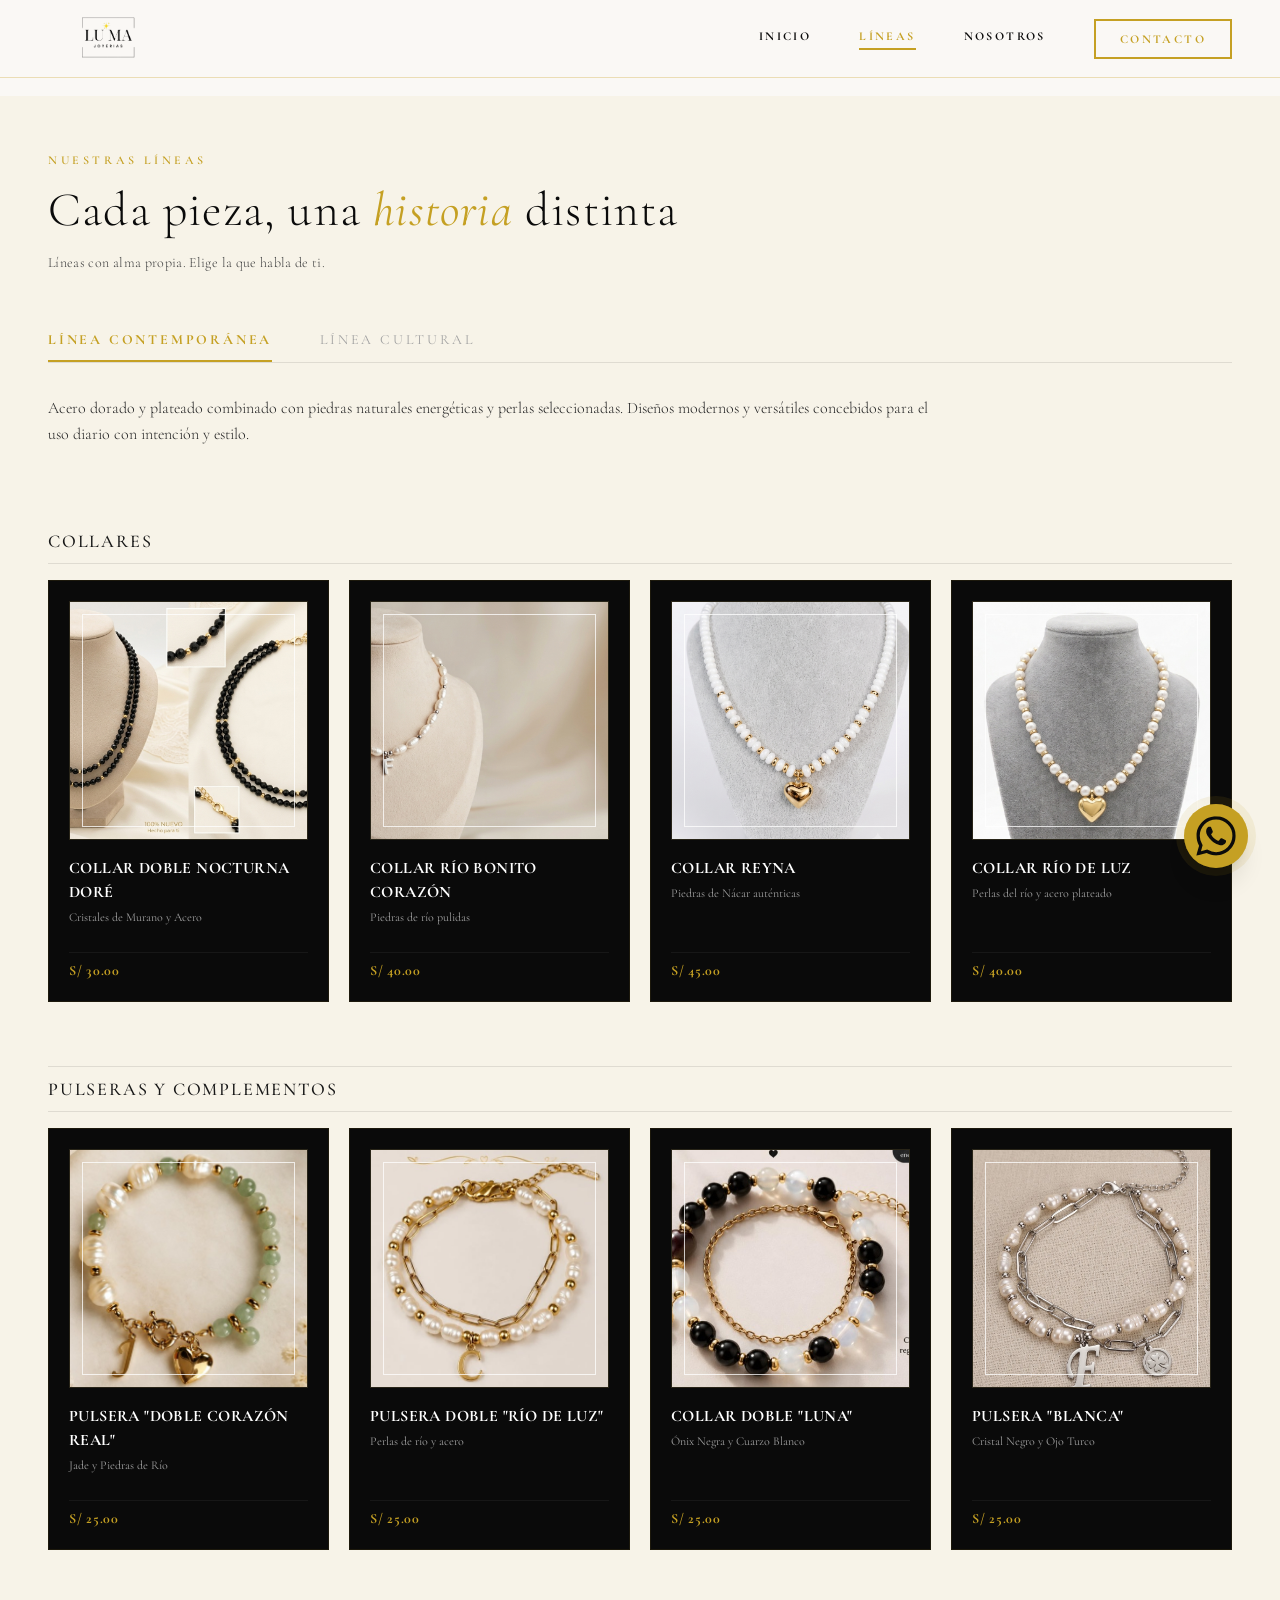
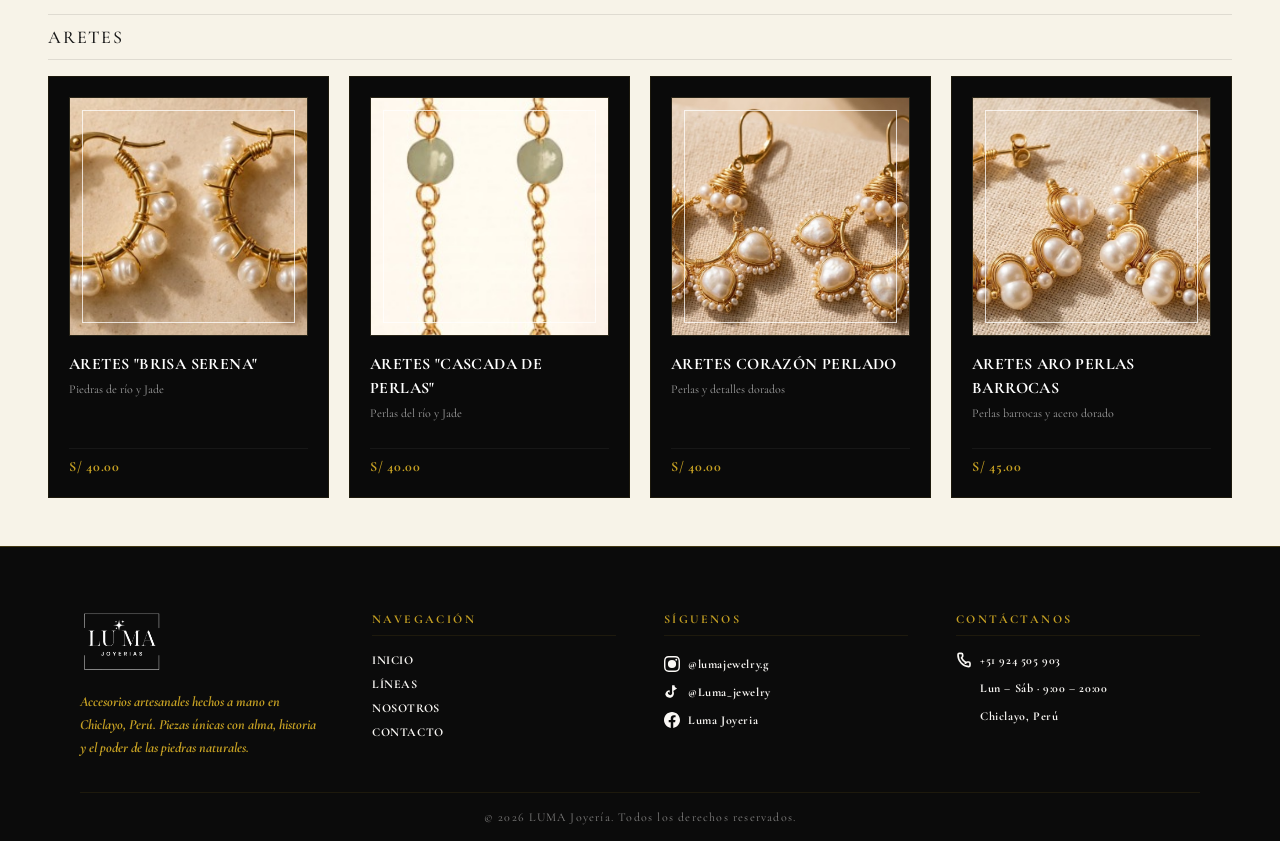
<file: luma-joyeria-estatico/lineas.html>
<!DOCTYPE html>
<html lang="es" class="bg-cream">
<head>
  <meta charset="UTF-8">
  <meta name="viewport" content="width=device-width, initial-scale=1">
  <meta name="theme-color" content="#FAF8F5">
  <title>Líneas | LUMA Joyería</title>
  <meta name="description" content="Joyas artesanales con piedras naturales energéticas creadas en Lambayeque, Perú. Cada pieza única con intención y significado.">
  <link rel="icon" href="images/icon.svg" type="image/svg+xml">
  <link rel="apple-touch-icon" href="images/apple-icon.png">
  <link rel="stylesheet" href="css/styles.css">
</head>
<body class="antialiased" data-page="lineas">

  <header class="fixed top-0 left-0 right-0 bg-cream border-b border-gold/30 z-50">
    <div class="max-w-[95%] mx-auto px-4 py-4 flex items-center justify-between">

      <!-- ================= VISTA MÓVIL (BOTÓN MENÚ IZQUIERDO) ================= -->
      <button id="menu-toggle-btn" class="md:hidden text-black hover:text-gold transition-colors z-50 p-1" aria-label="Abrir menú">
        <svg id="icon-menu" class="w-6 h-6 stroke-[1.5]" viewBox="0 0 24 24" fill="none" stroke="currentColor" stroke-width="2" stroke-linecap="round" stroke-linejoin="round"><path d="M4 5h16"/><path d="M4 12h16"/><path d="M4 19h16"/></svg>
        <svg id="icon-close" class="w-6 h-6 stroke-[1.5] hidden" viewBox="0 0 24 24" fill="none" stroke="currentColor" stroke-width="2" stroke-linecap="round" stroke-linejoin="round"><path d="M18 6 6 18"/><path d="m6 6 12 12"/></svg>
      </button>

      <!-- BLOQUE DEL LOGO -->
      <a href="index.html" class="flex items-center transition-opacity hover:opacity-80 mx-auto md:mx-0">
        <div class="w-[100px] md:w-[120px] h-[40px] md:h-[45px] flex items-center">
          <img src="images/logo.png" alt="Luma Joyería" class="w-full h-full object-contain">
        </div>
      </a>

      <!-- ================= MENÚ DE NAVEGACIÓN DESKTOP ================= -->
      <nav class="hidden md:flex items-center gap-12">
        <a href="index.html" data-nav="inicio" class="nav-link font-serif tracking-[0.2em] uppercase transition-all text-xs pb-1 border-b-2 font-bold text-black border-transparent hover:text-gold hover:border-gold/50">Inicio</a>
        <a href="lineas.html" data-nav="lineas" class="nav-link font-serif tracking-[0.2em] uppercase transition-all text-xs pb-1 border-b-2 font-bold text-black border-transparent hover:text-gold hover:border-gold/50">Líneas</a>
        <a href="nosotros.html" data-nav="nosotros" class="nav-link font-serif tracking-[0.2em] uppercase transition-all text-xs pb-1 border-b-2 font-bold text-black border-transparent hover:text-gold hover:border-gold/50">Nosotros</a>

        <!-- BOTÓN DE CONTACTO EXCLUSIVO PARA DESKTOP -->
        <a href="contacto.html" class="px-6 py-2.5 bg-transparent text-gold border-2 border-gold font-serif text-xs tracking-[0.2em] hover:bg-gold hover:text-white transition-all rounded-none uppercase text-center font-bold">
          Contacto
        </a>
      </nav>

      <!-- Espaciador invisible en móvil para equilibrar el botón de la izquierda -->
      <div class="w-8 md:hidden pointer-events-none"></div>

    </div>
  </header>

  <!-- ============================================================== -->
  <!-- BARRITA DE NAVEGACIÓN LATERAL IZQUIERDA (SOLO MÓVIL) -->
  <!-- ============================================================== -->
  <div id="menu-overlay" class="fixed inset-0 bg-black/40 backdrop-blur-xs z-40 transition-opacity duration-300 md:hidden opacity-0 pointer-events-none"></div>

  <aside id="menu-aside" class="fixed top-0 bottom-0 left-0 w-[260px] max-w-[80vw] bg-cream border-r border-gold/20 pt-24 px-6 pb-8 z-40 transition-transform duration-300 ease-out md:hidden -translate-x-full">
    <nav class="flex flex-col gap-6">
      <a href="index.html" data-nav="inicio" class="nav-link-mobile font-serif tracking-[0.2em] uppercase transition-all text-xs py-2 block font-bold text-black hover:text-gold">Inicio</a>
      <a href="lineas.html" data-nav="lineas" class="nav-link-mobile font-serif tracking-[0.2em] uppercase transition-all text-xs py-2 block font-bold text-black hover:text-gold">Líneas</a>
      <a href="nosotros.html" data-nav="nosotros" class="nav-link-mobile font-serif tracking-[0.2em] uppercase transition-all text-xs py-2 block font-bold text-black hover:text-gold">Nosotros</a>

      <!-- BOTÓN DE CONTACTO MANTENIENDO EL FORMATO DE BOTÓN -->
      <div class="pt-4">
        <a href="contacto.html" class="w-full block px-6 py-3 bg-transparent text-gold border-2 border-gold font-serif text-xs tracking-[0.2em] hover:bg-gold hover:text-white transition-all rounded-none uppercase text-center font-bold">
          Contacto
        </a>
      </div>
    </nav>
  </aside>

  <main class="min-h-screen pt-24">
    <div class="bg-cream min-h-screen w-full">
      <div class="w-full min-h-screen bg-[#f7f3e8] overflow-x-hidden">

        <!-- ============================================================== -->
        <!-- BLOQUE SUPERIOR DE INTRODUCCIÓN -->
        <!-- ============================================================== -->
        <div class="bg-[#f7f3e8] text-neutral-900 w-full transition-colors duration-300">

          <!-- HERO -->
          <section class="px-6 md:px-12 py-10 md:py-14 w-full flex flex-col justify-center items-start text-left">
            <div class="w-full space-y-3">
              <p class="text-xs tracking-[0.3em] text-gold font-semibold uppercase">NUESTRAS LÍNEAS</p>
              <h1 class="text-3xl md:text-5xl font-serif font-light tracking-wide leading-tight text-neutral-950">
                Cada pieza, una <span class="text-gold italic font-normal">historia</span> distinta
              </h1>
              <p class="text-xs md:text-sm text-neutral-700 font-light tracking-wide leading-relaxed max-w-2xl">
                Líneas con alma propia. Elige la que habla de ti.
              </p>
            </div>
          </section>

          <!-- SELECTOR DE PESTAÑAS -->
          <div class="w-full px-6 md:px-12">
            <div class="grid grid-cols-2 md:flex md:justify-start gap-4 md:gap-12 border-b border-neutral-950/10 w-full text-center md:text-left">
              <button
                id="tab-contemporanea"
                data-linea="contemporanea"
                class="linea-tab pb-3 text-[10px] sm:text-xs md:text-sm font-serif tracking-[0.15em] md:tracking-[0.2em] uppercase transition-all border-b-2 whitespace-normal leading-tight border-gold text-gold font-bold"
              >
                Línea Contemporánea
              </button>
              <button
                id="tab-cultural"
                data-linea="cultural"
                class="linea-tab pb-3 text-[10px] sm:text-xs md:text-sm font-serif tracking-[0.15em] md:tracking-[0.2em] uppercase transition-all border-b-2 whitespace-normal leading-tight border-transparent text-neutral-400 hover:text-neutral-950 font-normal"
              >
                Línea Cultural
              </button>
            </div>
          </div>

          <!-- DESCRIPCIÓN DE LA LÍNEA -->
          <div class="w-full px-6 md:px-12 py-6 md:py-8 text-left pb-4">
            <p id="linea-descripcion" class="text-xs md:text-base text-neutral-800 font-light leading-relaxed max-w-4xl">
              Acero dorado y plateado combinado con piedras naturales energéticas y perlas seleccionadas. Diseños modernos y versátiles concebidos para el uso diario con intención y estilo.
            </p>
          </div>
        </div>

        <!-- ============================================================== -->
        <!-- SECCIÓN DE PRODUCTOS -->
        <!-- ============================================================== -->
        <div class="bg-[#f7f3e8] w-full text-left py-8 md:py-12 space-y-12 md:space-y-16">

          <!-- ==================== SECCIÓN COLLARES ==================== -->
          <div class="space-y-4 w-full relative group/section px-6 md:px-12">
            <div class="border-b border-neutral-950/10 pb-2">
              <h3 class="text-base md:text-lg font-serif tracking-widest text-neutral-900 uppercase font-medium">Collares</h3>
            </div>

            <div class="relative w-full">
              <button data-scroll-target="scroll-collares" data-scroll-dir="left" class="scroll-arrow absolute left-[-20px] top-1/2 -translate-y-1/2 bg-[#f7f3e8]/90 text-neutral-900 hover:bg-gold hover:text-black w-10 h-10 hidden md:flex items-center justify-center font-mono transition-all border border-neutral-900/10 z-30 opacity-0 group-hover/section:opacity-100 shadow-md backdrop-blur-sm">&lt;</button>

              <div id="scroll-collares" class="flex md:grid md:grid-cols-4 gap-4 md:gap-5 overflow-x-auto pb-4 md:pb-0 scrollbar-none w-full snap-x snap-mandatory"></div>

              <button data-scroll-target="scroll-collares" data-scroll-dir="right" class="scroll-arrow absolute right-[-20px] top-1/2 -translate-y-1/2 bg-[#f7f3e8]/90 text-neutral-900 hover:bg-gold hover:text-black w-10 h-10 hidden md:flex items-center justify-center font-mono transition-all border border-neutral-900/10 z-30 opacity-0 group-hover/section:opacity-100 shadow-md backdrop-blur-sm">&gt;</button>
            </div>
          </div>

          <hr class="border-t border-neutral-950/10 my-2 mx-6 md:mx-12">

          <!-- ==================== SECCIÓN PULSERAS ==================== -->
          <div class="space-y-4 w-full relative group/section px-6 md:px-12">
            <div class="border-b border-neutral-950/10 pb-2">
              <h3 class="text-base md:text-lg font-serif tracking-widest text-neutral-900 uppercase font-medium">Pulseras y Complementos</h3>
            </div>

            <div class="relative w-full">
              <button data-scroll-target="scroll-pulseras" data-scroll-dir="left" class="scroll-arrow absolute left-[-20px] top-1/2 -translate-y-1/2 bg-[#f7f3e8]/90 text-neutral-900 hover:bg-gold hover:text-black w-10 h-10 hidden md:flex items-center justify-center font-mono transition-all border border-neutral-900/10 z-30 opacity-0 group-hover/section:opacity-100 shadow-md backdrop-blur-sm">&lt;</button>

              <div id="scroll-pulseras" class="flex md:grid md:grid-cols-4 gap-4 md:gap-5 overflow-x-auto pb-4 md:pb-0 scrollbar-none w-full snap-x snap-mandatory"></div>

              <button data-scroll-target="scroll-pulseras" data-scroll-dir="right" class="scroll-arrow absolute right-[-20px] top-1/2 -translate-y-1/2 bg-[#f7f3e8]/90 text-neutral-900 hover:bg-gold hover:text-black w-10 h-10 hidden md:flex items-center justify-center font-mono transition-all border border-neutral-900/10 z-30 opacity-0 group-hover/section:opacity-100 shadow-md backdrop-blur-sm">&gt;</button>
            </div>
          </div>

          <hr class="border-t border-neutral-950/10 my-2 mx-6 md:mx-12">

          <!-- ==================== SECCIÓN ARETES ==================== -->
          <div class="space-y-4 w-full relative group/section px-6 md:px-12">
            <div class="border-b border-neutral-950/10 pb-2">
              <h3 class="text-base md:text-lg font-serif tracking-widest text-neutral-900 uppercase font-medium">Aretes</h3>
            </div>

            <div class="relative w-full">
              <button data-scroll-target="scroll-aretes" data-scroll-dir="left" class="scroll-arrow absolute left-[-20px] top-1/2 -translate-y-1/2 bg-[#f7f3e8]/90 text-neutral-900 hover:bg-gold hover:text-black w-10 h-10 hidden md:flex items-center justify-center font-mono transition-all border border-neutral-900/10 z-30 opacity-0 group-hover/section:opacity-100 shadow-md backdrop-blur-sm">&lt;</button>

              <div id="scroll-aretes" class="flex md:grid md:grid-cols-4 gap-4 md:gap-5 overflow-x-auto pb-4 md:pb-0 scrollbar-none w-full snap-x snap-mandatory"></div>

              <button data-scroll-target="scroll-aretes" data-scroll-dir="right" class="scroll-arrow absolute right-[-20px] top-1/2 -translate-y-1/2 bg-[#f7f3e8]/90 text-neutral-900 hover:bg-gold hover:text-black w-10 h-10 hidden md:flex items-center justify-center font-mono transition-all border border-neutral-900/10 z-30 opacity-0 group-hover/section:opacity-100 shadow-md backdrop-blur-sm">&gt;</button>
            </div>
          </div>

        </div>
      </div>
    </div>
  </main>

  <footer class="bg-black text-cream border-t border-gold/30 w-full">
    <div class="mx-auto max-w-[95%] px-6 pt-16 pb-0 md:px-12">

      <!-- DESKTOP: 4 columnas distribuidas a lo ancho -->
      <div class="hidden grid-cols-4 gap-12 md:grid items-start text-left">

        <!-- COLUMNA 1: Logo grande + Descripción abajo -->
        <div class="flex flex-col items-start gap-4">
          <div class="relative block w-36 h-16 shrink-0 brightness-0 invert">
            <img src="images/logo.png" alt="Luma Joyería Logo" class="w-full h-full object-contain object-left">
          </div>
          <p class="text-sm font-bold leading-relaxed text-gold italic">
            Accesorios artesanales hechos a mano en Chiclayo, Perú. Piezas únicas con alma, historia y el poder de las piedras naturales.
          </p>
        </div>

        <!-- COLUMNA 2: Navegación -->
        <div>
          <h4 class="mb-4 font-serif text-xs font-bold tracking-[0.2em] text-gold uppercase border-b border-gold/10 pb-2 text-left">Navegación</h4>
          <ul class="space-y-2 font-bold">
            <li><a href="index.html" class="text-xs font-serif tracking-wider uppercase text-cream hover:text-gold transition-colors block">Inicio</a></li>
            <li><a href="lineas.html" class="text-xs font-serif tracking-wider uppercase text-cream hover:text-gold transition-colors block">Líneas</a></li>
            <li><a href="nosotros.html" class="text-xs font-serif tracking-wider uppercase text-cream hover:text-gold transition-colors block">Nosotros</a></li>
            <li><a href="contacto.html" class="text-xs font-serif tracking-wider uppercase text-cream hover:text-gold transition-colors block">Contacto</a></li>
          </ul>
        </div>

        <!-- COLUMNA 3: Síguenos -->
        <div>
          <h4 class="mb-4 font-serif text-xs font-bold tracking-[0.2em] text-gold uppercase border-b border-gold/10 pb-2 text-left">Síguenos</h4>
          <div class="flex flex-col gap-3 pt-1 font-bold">
            <a href="https://instagram.com/lumajewelry.g" target="_blank" rel="noopener noreferrer" class="flex items-center gap-2 text-xs font-serif tracking-wider text-cream hover:text-gold transition-colors">
              <svg class="w-4 h-4 shrink-0" viewBox="0 0 24 24" fill="currentColor"><path d="M12 2.163c3.204 0 3.584.012 4.85.07 3.252.148 4.771 1.691 4.919 4.919.058 1.266.069 1.646.069 4.85 0 3.204-.012 3.584-.07 4.85-.149 3.225-1.664 4.771-4.919 4.919-1.266.058-1.644.07-4.85.07-3.204 0-3.584-.012-4.849-.07-3.26-.149-4.771-1.699-4.919-4.92-.058-1.265-.07-1.644-.07-4.849 0-3.204.013-3.583.07-4.849.149-3.227 1.664-4.771 4.919-4.919 1.266-.057 1.645-.069 4.849-.069zm0-2.163c-3.259 0-3.667.014-4.947.072-4.358.2-6.78 2.618-6.98 6.98-.059 1.281-.073 1.689-.073 4.948 0 3.259.014 3.668.072 4.948.2 4.358 2.618 6.78 6.98 6.98 1.281.058 1.689.072 4.948.072 3.259 0 3.668-.014 4.948-.072 4.354-.2 6.782-2.618 6.979-6.98.059-1.28.073-1.689.073-4.948 0-3.259-.014-3.667-.072-4.947-.196-4.354-2.617-6.78-6.979-6.98-1.281-.059-1.69-.073-4.949-.073zM5.838 12a6.162 6.162 0 1 1 12.324 0 6.162 6.162 0 0 1-12.324 0zM12 16a4 4 0 1 1 0-8 4 4 0 0 1 0 8zm4.965-10.322a1.44 1.44 0 1 1 2.881.001 1.44 1.44 0 0 1-2.881-.001z"/></svg>
              <span>@lumajewelry.g</span>
            </a>
            <a href="https://tiktok.com/@Luma_jewelry" target="_blank" rel="noopener noreferrer" class="flex items-center gap-2 text-xs font-serif tracking-wider text-cream hover:text-gold transition-colors">
              <svg class="w-4 h-4 shrink-0" viewBox="0 0 24 24" fill="currentColor"><path d="M19.59 6.69a4.83 4.83 0 0 1-3.77-4.25V2h-3.68v12.7a2.85 2.85 0 1 1-5.92-2.86 2.89 2.89 0 0 1 2.31 1.39V9.4a6.53 6.53 0 0 0-6.59 6.5 6.59 6.59 0 1 0 11.91-5.33z"/></svg>
              <span>@Luma_jewelry</span>
            </a>
            <a href="https://facebook.com/Luma Joyeria" target="_blank" rel="noopener noreferrer" class="flex items-center gap-2 text-xs font-serif tracking-wider text-cream hover:text-gold transition-colors">
              <svg class="w-4 h-4 shrink-0" viewBox="0 0 24 24" fill="currentColor"><path d="M24 12.073c0-6.627-5.373-12-12-12s-12 5.373-12 12c0 5.99 4.388 10.954 10.125 11.854v-8.385H7.078v-3.47h3.047V9.43c0-3.007 1.792-4.669 4.533-4.669 1.312 0 2.686.235 2.686.235v2.953H15.83c-1.491 0-1.956.925-1.956 1.874v2.25h3.328l-.532 3.47h-2.796v8.385C19.612 23.027 24 18.062 24 12.073z"/></svg>
              <span>Luma Joyeria</span>
            </a>
          </div>
        </div>

        <!-- COLUMNA 4: Contáctanos + Horario e Ubicación -->
        <div>
          <h4 class="mb-4 font-serif text-xs font-bold tracking-[0.2em] text-gold uppercase border-b border-gold/10 pb-2 text-left">Contáctanos</h4>
          <div class="space-y-3 font-bold text-xs font-serif tracking-wider">
            <a href="https://wa.me/51924505903" target="_blank" rel="noopener noreferrer" class="flex items-center gap-2 uppercase text-cream hover:text-gold transition-colors block">
              <svg class="w-4 h-4 shrink-0" viewBox="0 0 24 24" fill="none" stroke="currentColor" stroke-width="2.5" stroke-linecap="round" stroke-linejoin="round"><path d="M13.832 16.568a1 1 0 0 0 1.213-.303l.355-.465A2 2 0 0 1 16.985 15H19a2 2 0 0 1 2 2v3a2 2 0 0 1-2 2A18 18 0 0 1 3 4a2 2 0 0 1 2-2h3a2 2 0 0 1 2 2v2.015a2 2 0 0 1-.8 1.6l-.468.351a1 1 0 0 0-.292 1.233 14 14 0 0 0 6.392 6.384"/></svg>
              <span>+51 924 505 903</span>
            </a>
            <p class="normal-case text-cream pl-6 cursor-default">Lun – Sáb · 9:00 – 20:00</p>
            <p class="normal-case text-cream pl-6 cursor-default">Chiclayo, Perú</p>
          </div>
        </div>
      </div>

      <!-- MOBILE: Adaptado con textos en negrita -->
      <div class="flex flex-col gap-10 md:hidden text-left">
        <!-- Nivel 1: Marca -->
        <div class="flex flex-col gap-4 border-b border-gold/10 pb-6">
          <div class="relative block w-36 h-16 shrink-0 brightness-0 invert">
            <img src="images/logo.png" alt="Luma Joyería Logo" class="w-full h-full object-contain">
          </div>
          <p class="text-xs font-bold leading-relaxed text-gold italic">Accesorios artesanales hechos a mano en Chiclayo, Perú. Piezas únicas con alma, historia y el poder de las piedras naturales.</p>
        </div>

        <!-- Nivel 2: Dos columnas simétricas -->
        <div class="grid grid-cols-2 gap-6">
          <div>
            <h4 class="mb-4 font-serif text-xs font-bold tracking-[0.2em] text-gold uppercase border-b border-gold/10 pb-2 text-left">Navegación</h4>
            <ul class="space-y-2 font-bold">
              <li><a href="index.html" class="text-xs font-serif tracking-wider uppercase text-cream hover:text-gold transition-colors block">Inicio</a></li>
              <li><a href="lineas.html" class="text-xs font-serif tracking-wider uppercase text-cream hover:text-gold transition-colors block">Líneas</a></li>
              <li><a href="nosotros.html" class="text-xs font-serif tracking-wider uppercase text-cream hover:text-gold transition-colors block">Nosotros</a></li>
              <li><a href="contacto.html" class="text-xs font-serif tracking-wider uppercase text-cream hover:text-gold transition-colors block">Contacto</a></li>
            </ul>
          </div>
          <div>
            <h4 class="mb-4 font-serif text-xs font-bold tracking-[0.2em] text-gold uppercase border-b border-gold/10 pb-2 text-left">Síguenos</h4>
            <div class="flex flex-col gap-3 pt-1 font-bold">
              <a href="https://instagram.com/lumajewelry.g" target="_blank" rel="noopener noreferrer" class="flex items-center gap-2 text-xs font-serif tracking-wider text-cream hover:text-gold transition-colors">
                <svg class="w-4 h-4 shrink-0" viewBox="0 0 24 24" fill="currentColor"><path d="M12 2.163c3.204 0 3.584.012 4.85.07 3.252.148 4.771 1.691 4.919 4.919.058 1.266.069 1.646.069 4.85 0 3.204-.012 3.584-.07 4.85-.149 3.225-1.664 4.771-4.919 4.919-1.266.058-1.644.07-4.85.07-3.204 0-3.584-.012-4.849-.07-3.26-.149-4.771-1.699-4.919-4.92-.058-1.265-.07-1.644-.07-4.849 0-3.204.013-3.583.07-4.849.149-3.227 1.664-4.771 4.919-4.919 1.266-.057 1.645-.069 4.849-.069zm0-2.163c-3.259 0-3.667.014-4.947.072-4.358.2-6.78 2.618-6.98 6.98-.059 1.281-.073 1.689-.073 4.948 0 3.259.014 3.668.072 4.948.2 4.358 2.618 6.78 6.98 6.98 1.281.058 1.689.072 4.948.072 3.259 0 3.668-.014 4.948-.072 4.354-.2 6.782-2.618 6.979-6.98.059-1.28.073-1.689.073-4.948 0-3.259-.014-3.667-.072-4.947-.196-4.354-2.617-6.78-6.979-6.98-1.281-.059-1.69-.073-4.949-.073zM5.838 12a6.162 6.162 0 1 1 12.324 0 6.162 6.162 0 0 1-12.324 0zM12 16a4 4 0 1 1 0-8 4 4 0 0 1 0 8zm4.965-10.322a1.44 1.44 0 1 1 2.881.001 1.44 1.44 0 0 1-2.881-.001z"/></svg>
                <span>@lumajewelry.g</span>
              </a>
              <a href="https://tiktok.com/@Luma_jewelry" target="_blank" rel="noopener noreferrer" class="flex items-center gap-2 text-xs font-serif tracking-wider text-cream hover:text-gold transition-colors">
                <svg class="w-4 h-4 shrink-0" viewBox="0 0 24 24" fill="currentColor"><path d="M19.59 6.69a4.83 4.83 0 0 1-3.77-4.25V2h-3.68v12.7a2.85 2.85 0 1 1-5.92-2.86 2.89 2.89 0 0 1 2.31 1.39V9.4a6.53 6.53 0 0 0-6.59 6.5 6.59 6.59 0 1 0 11.91-5.33z"/></svg>
                <span>@Luma_jewelry</span>
              </a>
              <a href="https://facebook.com/Luma Joyeria" target="_blank" rel="noopener noreferrer" class="flex items-center gap-2 text-xs font-serif tracking-wider text-cream hover:text-gold transition-colors">
                <svg class="w-4 h-4 shrink-0" viewBox="0 0 24 24" fill="currentColor"><path d="M24 12.073c0-6.627-5.373-12-12-12s-12 5.373-12 12c0 5.99 4.388 10.954 10.125 11.854v-8.385H7.078v-3.47h3.047V9.43c0-3.007 1.792-4.669 4.533-4.669 1.312 0 2.686.235 2.686.235v2.953H15.83c-1.491 0-1.956.925-1.956 1.874v2.25h3.328l-.532 3.47h-2.796v8.385C19.612 23.027 24 18.062 24 12.073z"/></svg>
                <span>Luma Joyeria</span>
              </a>
            </div>
          </div>
        </div>

        <!-- Nivel 3 Móvil: Contáctanos -->
        <div class="border-t border-gold/10 pt-6">
          <h4 class="mb-4 font-serif text-xs font-bold tracking-[0.2em] text-gold uppercase border-b border-gold/10 pb-2 text-left">Contáctanos</h4>
          <div class="space-y-3 font-bold text-xs font-serif tracking-wider">
            <a href="https://wa.me/51924505903" target="_blank" rel="noopener noreferrer" class="flex items-center gap-2 uppercase text-cream hover:text-gold transition-colors block">
              <svg class="w-4 h-4 shrink-0" viewBox="0 0 24 24" fill="none" stroke="currentColor" stroke-width="2.5" stroke-linecap="round" stroke-linejoin="round"><path d="M13.832 16.568a1 1 0 0 0 1.213-.303l.355-.465A2 2 0 0 1 16.985 15H19a2 2 0 0 1 2 2v3a2 2 0 0 1-2 2A18 18 0 0 1 3 4a2 2 0 0 1 2-2h3a2 2 0 0 1 2 2v2.015a2 2 0 0 1-.8 1.6l-.468.351a1 1 0 0 0-.292 1.233 14 14 0 0 0 6.392 6.384"/></svg>
              <span>+51 924 505 903</span>
            </a>
            <p class="normal-case text-cream pl-6">Lun – Sáb · 9:00 – 20:00</p>
            <p class="normal-case text-cream pl-6">Lambayeque, Perú</p>
          </div>
        </div>
      </div>

      <!-- Copyright -->
      <div class="mt-8 border-t border-gold/10 pt-4 pb-4 text-center text-xs tracking-widest font-serif font-normal text-cream/50">
        © <span id="copyright-year"></span> LUMA Joyería. Todos los derechos reservados.
      </div>
    </div>
  </footer>

  <div class="fixed bottom-8 right-8 z-40 flex items-center justify-center">
    <span class="absolute inline-flex h-16 w-16 animate-ping rounded-full bg-gold/40 opacity-75 duration-1000"></span>
    <span class="absolute inline-flex h-20 w-20 animate-pulse rounded-full bg-gold/10 duration-700"></span>
    <a
      href="https://wa.me/51924505903"
      target="_blank"
      rel="noopener noreferrer"
      class="relative w-16 h-16 bg-gold text-black rounded-full flex items-center justify-center transition-all duration-500 hover:bg-black hover:text-gold hover:scale-110 hover:shadow-[0_0_30px_rgba(212,175,55,0.7)] shadow-xl group overflow-hidden"
      aria-label="Contactar por WhatsApp"
    >
      <span class="absolute inset-0 w-full h-full bg-gradient-to-r from-transparent via-white/30 to-transparent -translate-x-full group-hover:animate-[shimmer_1.5s_infinite]"></span>
      <div class="transition-transform duration-500 group-hover:rotate-[360deg] scale-110 flex items-center justify-center">
        <svg class="w-9 h-9 fill-current transition-colors duration-500 text-black group-hover:text-gold" viewBox="0 0 24 24" xmlns="http://www.w3.org/2000/svg">
          <path d="M17.472 14.382c-.297-.149-1.758-.867-2.03-.967-.273-.099-.471-.148-.67.15-.197.297-.767.966-.94 1.164-.173.199-.347.223-.644.075-.297-.15-1.255-.463-2.39-1.475-.883-.788-1.48-1.761-1.653-2.059-.173-.297-.018-.458.13-.606.134-.133.298-.347.446-.52.149-.174.198-.298.298-.497.099-.198.05-.371-.025-.52-.075-.149-.669-1.612-.916-2.207-.242-.579-.487-.5-.669-.51-.173-.008-.371-.01-.57-.01-.198 0-.52.074-.792.372-.272.297-1.04 1.016-1.04 2.479 0 1.462 1.065 2.875 1.213 3.074.149.198 2.096 3.2 5.077 4.487.709.306 1.262.489 1.694.625.712.227 1.36.195 1.871.118.571-.085 1.758-.719 2.006-1.413.248-.694.248-1.289.173-1.413-.074-.124-.272-.198-.57-.347m-5.421 7.403h-.004a9.87 9.87 0 01-5.031-1.378l-.361-.214-3.741.982.998-3.648-.235-.374a9.86 9.86 0 01-1.51-5.26c.001-5.45 4.436-9.884 9.888-9.884 2.64 0 5.122 1.03 6.988 2.898a9.825 9.825 0 012.893 6.994c-.003 5.45-4.437 9.884-9.885 9.884m8.413-18.297A11.815 11.815 0 0012.05 0C5.495 0 .16 5.335.157 11.892c0 2.096.547 4.142 1.588 5.945L0 24l6.335-1.662c1.746.953 3.71 1.454 5.709 1.455h.005c6.554 0 11.89-5.335 11.893-11.893a11.821 11.821 0 00-3.48-8.413z"/>
        </svg>
      </div>
    </a>
  </div>

  <script src="js/common.js"></script>
  <script src="js/lineas.js"></script>
</body>
</html>
</file>
